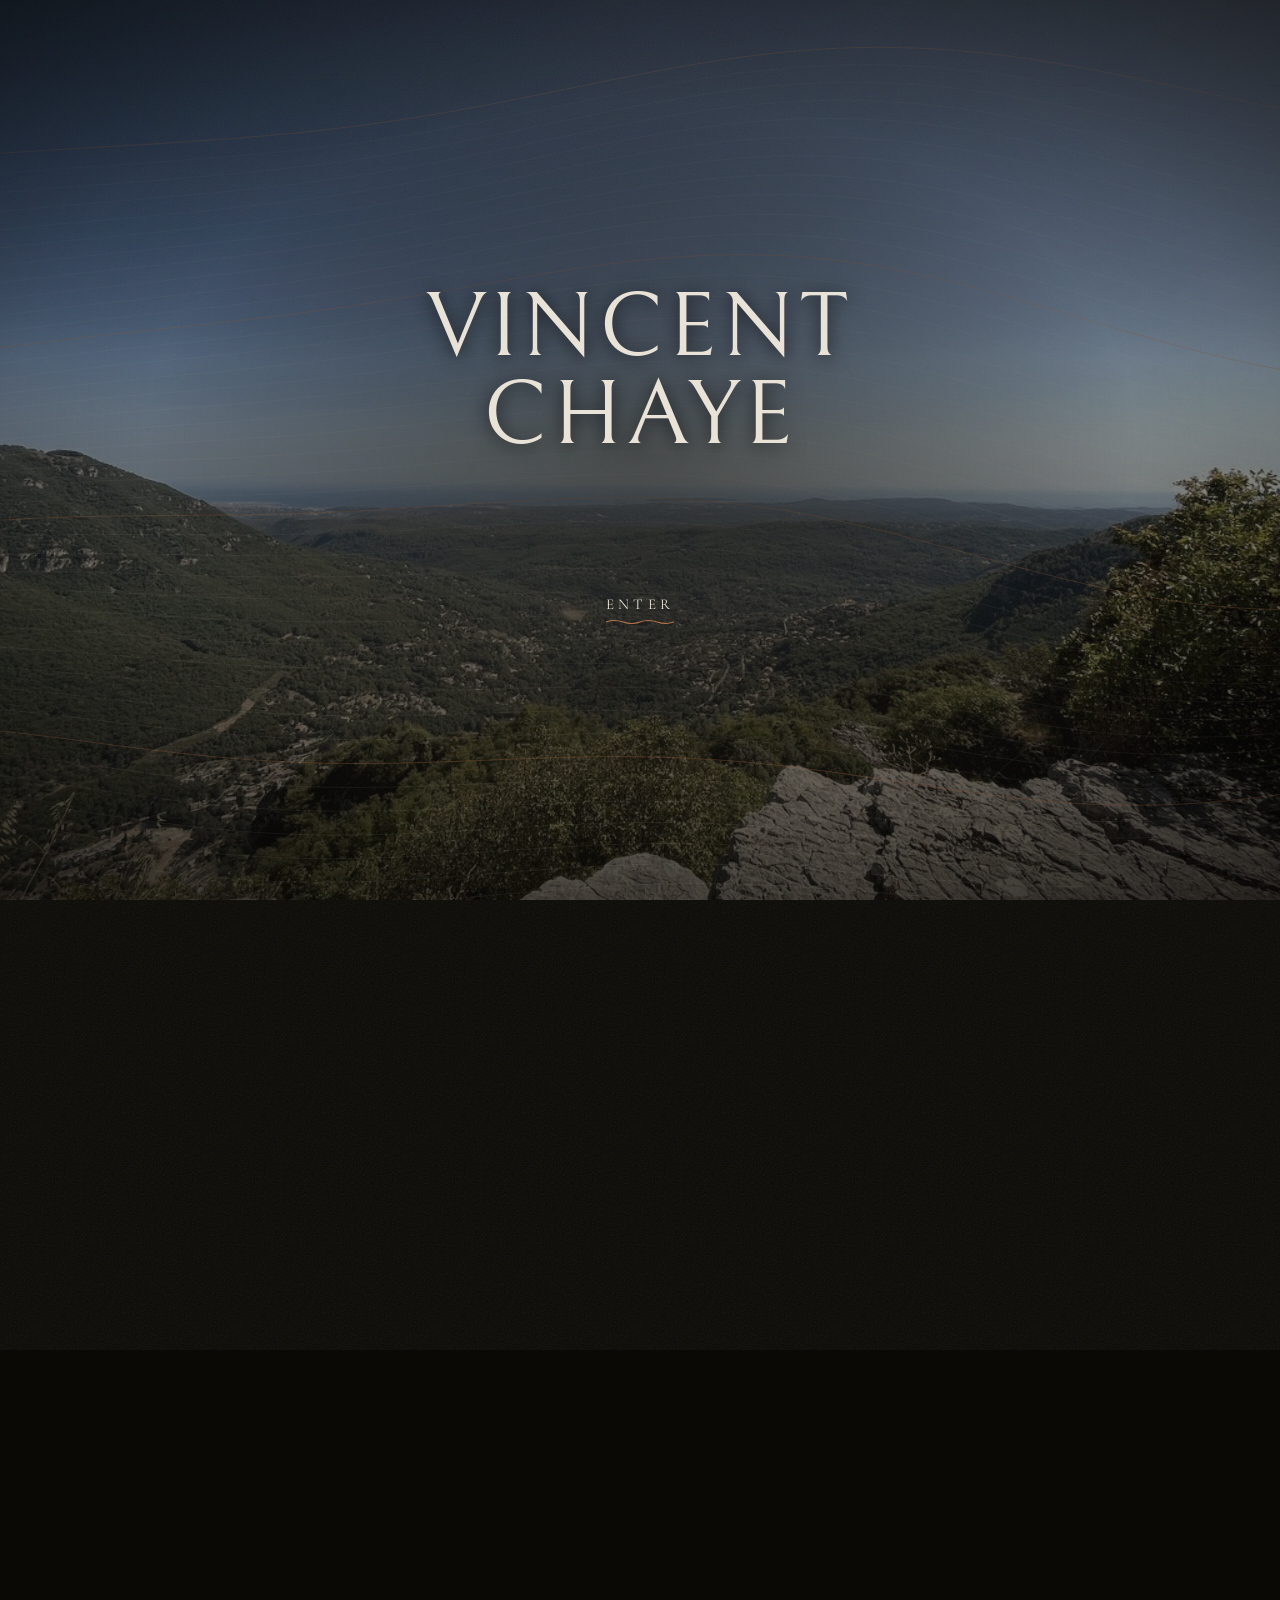
<file: index.html>
<!DOCTYPE html>
<html lang="fr" data-title-key="title.home">

<head>
	<meta charset="UTF-8">
	<meta name="viewport" content="width=device-width, initial-scale=1">
	<title>Vincent Chaye — Élève-ingénieur cybersécurité</title>
	<meta name="description" content="Portfolio de Vincent Chaye, élève-ingénieur en cybersécurité à l'ESIEA et alternant chez Thales Alenia Space.">
	<link rel="preconnect" href="https://fonts.googleapis.com">
	<link rel="preconnect" href="https://fonts.gstatic.com" crossorigin>
	<link href="https://fonts.googleapis.com/css2?family=Bellefair&family=Cormorant+Garamond:ital,wght@0,400;0,500;1,400;1,500&display=swap" rel="stylesheet">
	<link rel="stylesheet" href="style.css">
</head>

<body class="is-locked">
	<div class="bg-photo" aria-hidden="true"></div>
	<canvas id="bg-canvas" aria-hidden="true"></canvas>
	<div class="grain" aria-hidden="true"></div>

	<!-- Écran d'intro -->
	<div class="intro" id="intro">
		<div class="intro-inner">
			<h1 class="intro-title">Vincent<br>Chaye</h1>
			<button class="enter-btn" id="enter-btn" type="button" data-i18n="intro.enter">Entrer</button>
		</div>
	</div>

	<header class="topbar">
		<button class="round-btn" id="mobile-menu" type="button" data-i18n-attr="aria-label:aria.menu" aria-label="Menu" aria-expanded="false"><svg viewBox="0 0 24 24" width="20" height="20" fill="none" stroke="currentColor" stroke-width="1.4" stroke-linecap="round"><path d="M4 7h16M4 12h16M4 17h16" /></svg></button>
		<a class="brand" href="index.html">VINCENT CHAYE</a>
		<div class="topbar-right">
			<div class="lang">
				<button class="round-btn lang-btn" id="lang-btn" type="button" aria-haspopup="true" aria-expanded="false" data-i18n-attr="aria-label:aria.lang" aria-label="Choisir la langue"><span id="lang-code">FR</span></button>
				<ul class="lang-menu" id="lang-menu">
					<li><button type="button" data-lang="fr">Français</button></li>
					<li><button type="button" data-lang="en">English</button></li>
					<li><button type="button" data-lang="es">Español</button></li>
				</ul>
			</div>
			<a class="round-btn" data-cv="public/download/" href="public/download/CV-VincentChaye-2026.pdf" data-i18n-attr="aria-label:aria.cv;title:aria.cv" aria-label="Télécharger le CV" title="CV"><svg viewBox="0 0 24 24" width="18" height="18" fill="none" stroke="currentColor" stroke-width="1.4"><path d="M12 4v11m0 0l-4-4m4 4l4-4M5 20h14" /></svg></a>
		</div>
		<nav class="nav-panel" id="nav-panel">
			<ul class="nav-list">
				<li><a href="#hero" data-i18n="nav.home">Accueil</a></li>
				<li><a href="#apropos" data-i18n="nav.about">À propos</a></li>
				<li><a href="#experiences" data-i18n="nav.exp">Expériences</a></li>
				<li><a href="#projets" data-i18n="nav.projects">Projets</a></li>
				<li><a href="#formation" data-i18n="nav.edu">Formation</a></li>
				<li><a href="#competences" data-i18n="nav.skills">Compétences</a></li>
				<li><a href="public/html/learn.html" data-i18n="nav.learn">Apprentissage</a></li>
				<li><a href="https://vincentchaye.github.io/ZoneDeGrimpe/" data-i18n="nav.climb">Escalade</a></li>
			</ul>
		</nav>
	</header>

	<main>
		<section class="hero" id="hero">
			<p class="chapter reveal" data-i18n="chapter.1">Chapitre un</p>
			<h2 class="display reveal">
				<em>Vincent</em>
				<span>CHAYE</span>
			</h2>
			<p class="subtitle reveal" data-i18n-html="hero.subtitle">Élève-ingénieur cybersécurité · ESIEA<br>Alternant chez Thales Alenia Space</p>
			<a class="text-link reveal" data-cv="public/download/" href="public/download/CV-VincentChaye-2026.pdf" data-i18n="hero.cv">Télécharger le CV</a>
			<div class="scroll-hint reveal" aria-hidden="true"><span></span></div>
		</section>

		<section class="about" id="apropos">
			<p class="chapter reveal" data-i18n="chapter.2">Chapitre deux</p>
			<h2 class="display small reveal"><em data-i18n="about.em">À</em><span data-i18n="about.span">PROPOS</span></h2>
			<p class="lead reveal" data-i18n="about.p1">Élève-ingénieur en cybersécurité à l'ESIEA (2026-2029) et alternant chez Thales Alenia Space, je suis passionné par les réseaux et par la cybersécurité, côté Blue Team comme Red Team, avec un fort appétit pour la gouvernance.</p>
			<p class="lead reveal" data-i18n="about.p2">Je m'entraîne sur Root-Me, Hack The Box et pwn.college, je suis membre du Sophia-Hack-Lab, et je prépare la certification Cisco CCST Cybersecurity.</p>
			<ul class="facts reveal">
				<li><b data-i18n="facts.lang">Langues</b><span data-i18n="facts.lang.v">Anglais (B2) · Allemand (A1)</span></li>
				<li class="sport"><b data-i18n="facts.sport">Sport</b><span data-i18n="facts.sport.v">Escalade · Échecs · Ninja Warrior</span>
					<div class="video">
						<div class="video-frame">
							<iframe src="https://www.youtube-nocookie.com/embed/ppn174YfIXE" title="Ninja Warrior : ma participation" data-i18n-attr="title:video.title" loading="lazy"
								allow="accelerometer; encrypted-media; gyroscope; picture-in-picture; fullscreen" allowfullscreen referrerpolicy="strict-origin-when-cross-origin"></iframe>
						</div>
						<p class="video-caption" data-i18n="video.caption">Ma participation à Ninja Warrior · 2025</p>
					</div>
				</li>
				<li><b data-i18n="facts.creative">Créatif</b><span data-i18n="facts.creative.v">Trompette · Pâtisserie</span></li>
				<li><b data-i18n="facts.diplomas">Diplômes</b><span data-i18n="facts.diplomas.v">BAFA · Initiateur SAE · PSC1 · Permis B</span></li>
			</ul>
		</section>

		<section class="experiences" id="experiences">
			<p class="chapter reveal" data-i18n="chapter.3">Chapitre trois</p>
			<h2 class="display small reveal"><em data-i18n="exp.em">Les</em><span data-i18n="exp.span">EXPÉRIENCES</span></h2>
			<ul id="experience-list"></ul>
		</section>

		<section class="projects" id="projets">
			<p class="chapter reveal" data-i18n="chapter.4">Chapitre quatre</p>
			<h2 class="display small reveal"><em data-i18n="proj.em">Les</em><span data-i18n="proj.span">PROJETS</span></h2>
			<ul id="project-list"></ul>
			<a class="text-link reveal" href="https://github.com/VincentChaye?tab=repositories" target="_blank" rel="noopener" data-i18n="proj.all">Tous mes projets sur GitHub</a>
		</section>

		<section class="formation" id="formation">
			<p class="chapter reveal" data-i18n="chapter.5">Chapitre cinq</p>
			<h2 class="display small reveal"><em data-i18n="edu.em">La</em><span data-i18n="edu.span">FORMATION</span></h2>
			<ul class="timeline reveal">
				<li><span class="when">2026 – 2029</span><b>ESIEA</b><i data-i18n="edu.esiea">Diplôme d'ingénieur, spécialité cybersécurité (alternance)</i></li>
				<li><span class="when">2023 – 2026</span><b>IUT Nice-Sophia Antipolis</b><i data-i18n="edu.but">BUT Informatique, réalisation d'applications (alternance)</i></li>
				<li><span class="when">2019 – 2023</span><b>Lycée Léonce Vieljeux, La Rochelle</b><i data-i18n="edu.lycee">Baccalauréat général, mention Bien (Maths, NSI, Maths expertes)</i></li>
			</ul>
		</section>

		<section class="skills" id="competences">
			<p class="chapter reveal" data-i18n="chapter.6">Chapitre six</p>
			<h2 class="display small reveal"><em data-i18n="skills.em">Les</em><span data-i18n="skills.span">COMPÉTENCES</span></h2>
			<div class="skill-grid reveal">
				<div><h3 data-i18n="skills.def.h">Défense &amp; analyse</h3><p data-i18n="skills.def.p">Wireshark · Cisco Packet Tracer · Bases SIEM / SOC · Threat intelligence · OSINT · Linux (hardening) · Windows</p></div>
				<div><h3 data-i18n="skills.off.h">Audit &amp; offensif</h3><p data-i18n="skills.off.p">Utilisation courante de Kali Linux Purple avec son jeu d'outils complet, en particulier pour l'audit de points d'accès sans fil (Wi-Fi) · Nmap · Burp Suite · Hydra · Hashcat · John the Ripper · x64dbg · IDA</p></div>
				<div><h3 data-i18n="skills.dev.h">Développement</h3><p data-i18n="skills.dev.p">Python · Bash · Rust · C/C++ · Assembleur x86 · JavaScript (React, Express, Vue) · TypeScript · HTML/CSS</p></div>
				<div><h3 data-i18n="skills.sec.h">DevSecOps &amp; IA</h3><p data-i18n="skills.sec.p">CI/CD · Docker · Pipelines RAG (LangChain, Ollama)</p></div>
			</div>
			<p class="chapter reveal certs" data-i18n="skills.certs">Certifications Cisco : Networking Basics · Networking Devices and Initial Configuration · Endpoint Security · CCST Cybersecurity (en cours)</p>
		</section>

		<section class="contact" id="contact">
			<p class="chapter reveal" data-i18n="chapter.7">Chapitre sept</p>
			<h2 class="display small reveal"><em data-i18n="contact.em">Me</em><span data-i18n="contact.span">CONTACTER</span></h2>
			<ul class="contact-list reveal">
				<li class="icon mail" role="button" tabindex="0" onclick="copyToClipboard('vincent.chaye@icloud.com', this)">
					<span class="tooltip" data-i18n="tip.mail">Mail</span>
					<svg viewBox="0 0 24 24" fill="currentColor"><path d="M21.4 6.6l-9.4 7.5L2.6 6.6C2.2 6.3 2 5.8 2 5.3V4.5C2 3.7 2.7 3 3.5 3h17c.8 0 1.5.7 1.5 1.5v.8c0 .5-.2 1-.6 1.3zM22 8.2l-10 8.1-10-8.1V18c0 .8.7 1.5 1.5 1.5h17c.8 0 1.5-.7 1.5-1.5V8.2z" /></svg>
				</li>
				<li class="icon linkedin" role="button" tabindex="0" onclick="window.open('https://www.linkedin.com/in/vincentchayé', '_blank')">
					<span class="tooltip">LinkedIn</span>
					<svg viewBox="0 0 448 512" fill="currentColor"><path d="M100.28 448H7.4V148.9h92.88zm-46.44-340.2c-29.64 0-53.6-24-53.6-53.6S24.2 0 53.64 0s53.6 24 53.6 53.6-23.96 54.2-53.6 54.2zM447.9 448h-92.68V302.4c0-34.7-.7-79.2-48.3-79.2-48.3 0-55.7 37.7-55.7 76.6V448h-92.78V148.9h89.16v40.8h1.3c12.4-23.4 42.6-48.3 87.7-48.3 93.8 0 111.1 61.7 111.1 141.9V448z" /></svg>
				</li>
				<li class="icon github" role="button" tabindex="0" onclick="window.open('https://github.com/VincentChaye', '_blank')">
					<span class="tooltip">GitHub</span>
					<svg viewBox="0 0 16 16" fill="currentColor"><path fill-rule="evenodd" d="M8 0C3.58 0 0 3.58 0 8a8 8 0 0 0 5.47 7.59c.4.07.55-.17.55-.38 0-.19-.01-.82-.01-1.49-2 .37-2.53-.49-2.69-.94-.09-.23-.48-.94-.82-1.13-.28-.15-.68-.52-.01-.53.63-.01 1.08.58 1.23.82.72 1.21 1.87.87 2.33.66.07-.52.28-.87.51-1.07-1.78-.2-3.64-.89-3.64-3.95 0-.87.31-1.59.82-2.15-.08-.2-.36-1.01.08-2.11 0 0 .67-.21 2.2.82a7.65 7.65 0 0 1 2-.27c.68 0 1.36.09 2 .27 1.53-1.04 2.2-.82 2.2-.82.44 1.1.16 1.91.08 2.11.51.56.82 1.27.82 2.15 0 3.07-1.87 3.75-3.65 3.95.29.25.54.73.54 1.48 0 1.07-.01 1.93-.01 2.2 0 .21.15.46.55.38A8.001 8.001 0 0 0 16 8c0-4.42-3.58-8-8-8z" /></svg>
				</li>
				<li class="icon instagram" role="button" tabindex="0" onclick="window.open('https://www.instagram.com/vincent.chaye/', '_blank')">
					<span class="tooltip">Instagram</span>
					<svg viewBox="0 0 16 16" fill="currentColor"><path d="M8 0C5.829 0 5.556.01 4.703.048 3.85.088 3.269.222 2.76.42a3.917 3.917 0 0 0-1.417.923A3.927 3.927 0 0 0 .42 2.76C.222 3.268.087 3.85.048 4.7.01 5.555 0 5.827 0 8.001c0 2.172.01 2.444.048 3.297.04.852.174 1.433.372 1.942.205.526.478.972.923 1.417.444.445.89.719 1.416.923.51.198 1.09.333 1.942.372C5.555 15.99 5.827 16 8 16s2.444-.01 3.298-.048c.851-.04 1.434-.174 1.943-.372a3.916 3.916 0 0 0 1.416-.923c.445-.445.718-.891.923-1.417.197-.509.332-1.09.372-1.942C15.99 10.445 16 10.173 16 8s-.01-2.445-.048-3.299c-.04-.851-.175-1.433-.372-1.941a3.926 3.926 0 0 0-.923-1.417A3.911 3.911 0 0 0 13.24.42c-.51-.198-1.092-.333-1.943-.372C10.443.01 10.172 0 7.998 0h.003zm-.717 1.442h.718c2.136 0 2.389.007 3.232.046.78.035 1.204.166 1.486.275.373.145.64.319.92.599.28.28.453.546.598.92.11.281.24.705.275 1.485.039.843.047 1.096.047 3.231s-.008 2.389-.047 3.232c-.035.78-.166 1.203-.275 1.485a2.47 2.47 0 0 1-.599.919c-.28.28-.546.453-.92.598-.28.11-.704.24-1.485.276-.843.038-1.096.047-3.232.047s-2.39-.009-3.233-.047c-.78-.036-1.203-.166-1.485-.276a2.478 2.478 0 0 1-.92-.598 2.48 2.48 0 0 1-.6-.92c-.109-.281-.24-.705-.275-1.485-.038-.843-.046-1.096-.046-3.233 0-2.136.008-2.388.046-3.231.036-.78.166-1.204.276-1.486.145-.373.319-.64.599-.92.28-.28.546-.453.92-.598.282-.11.705-.24 1.485-.276.738-.034 1.024-.044 2.515-.045v.002zm4.988 1.328a.96.96 0 1 0 0 1.92.96.96 0 0 0 0-1.92zm-4.27 1.122a4.109 4.109 0 1 0 0 8.217 4.109 4.109 0 0 0 0-8.217zm0 1.441a2.667 2.667 0 1 1 0 5.334 2.667 2.667 0 0 1 0-5.334z" /></svg>
				</li>
			</ul>
		</section>
	</main>

	<footer>
		<p>&copy; 2026 Vincent Chaye</p>
	</footer>

	<script src="i18n.js"></script>
	<script src="script.js"></script>
	<script src="home.js"></script>
	<script src="water.js"></script>
</body>

</html>
</file>
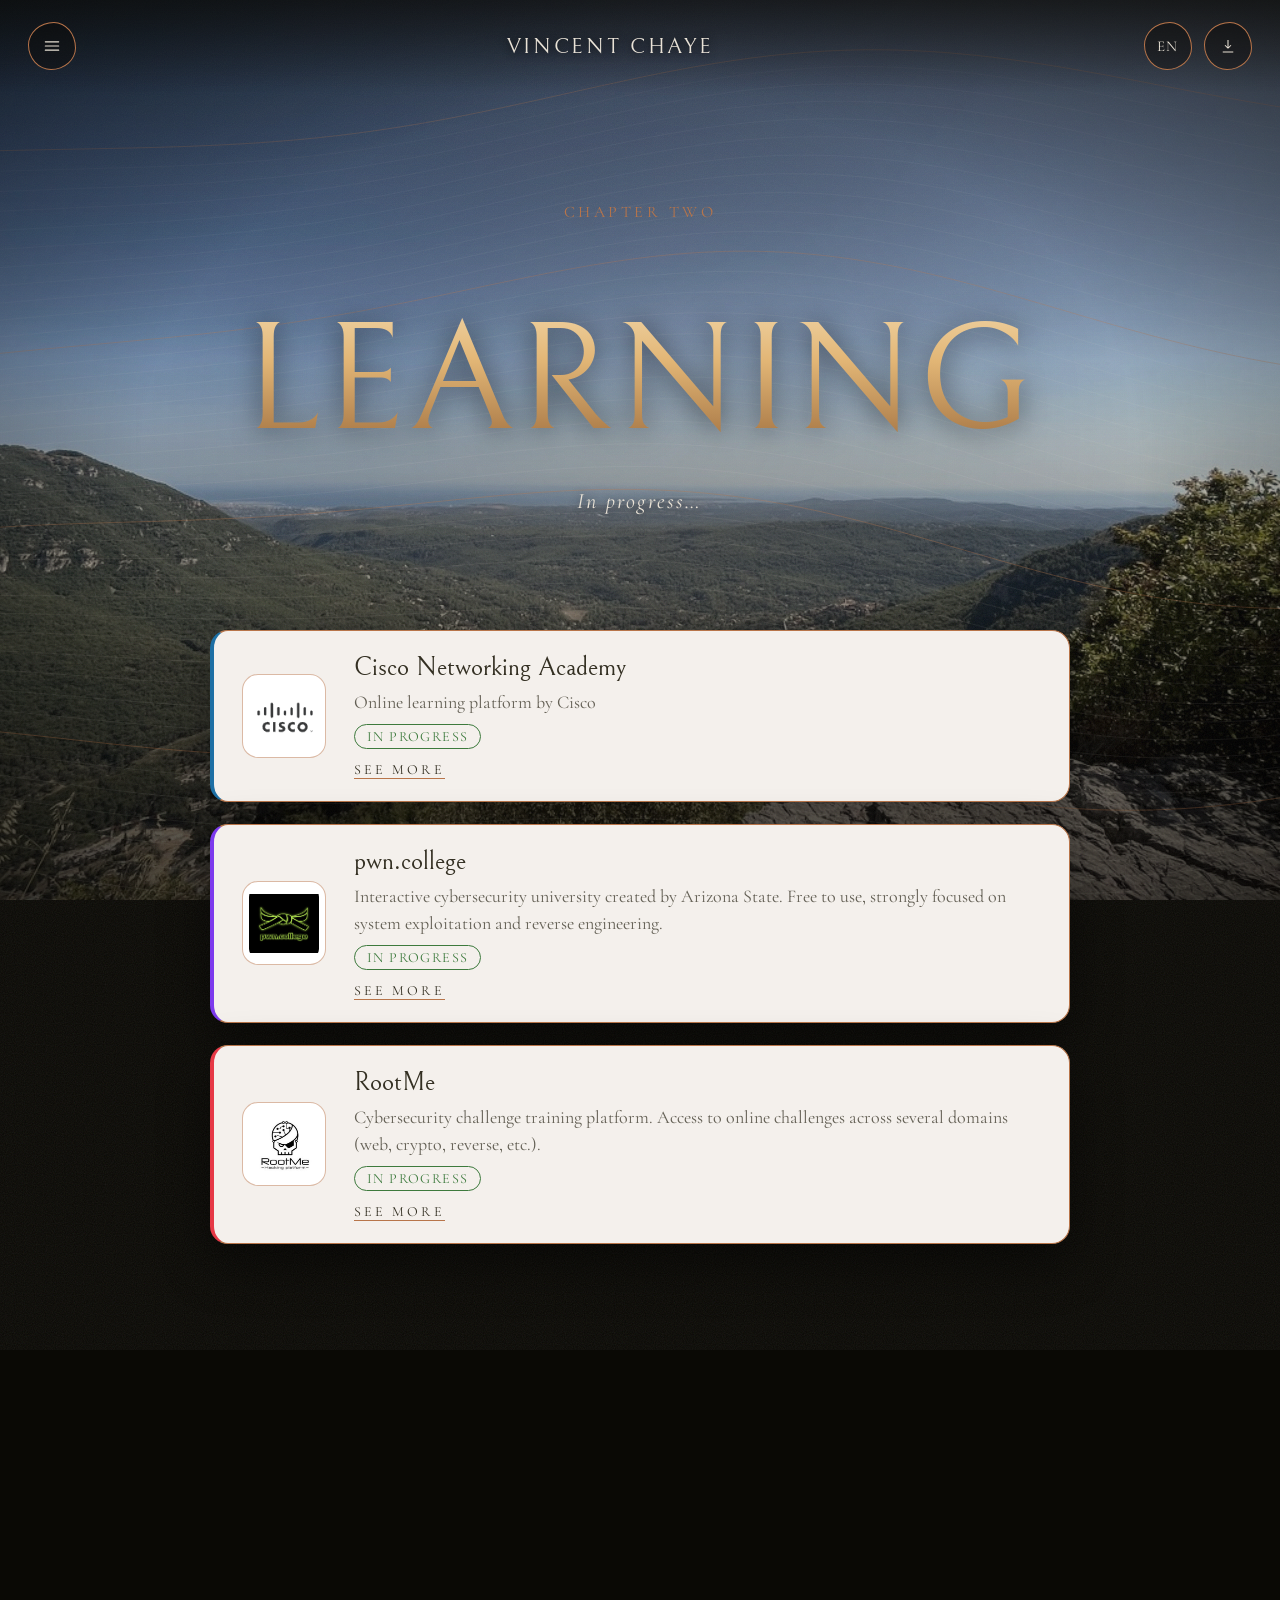
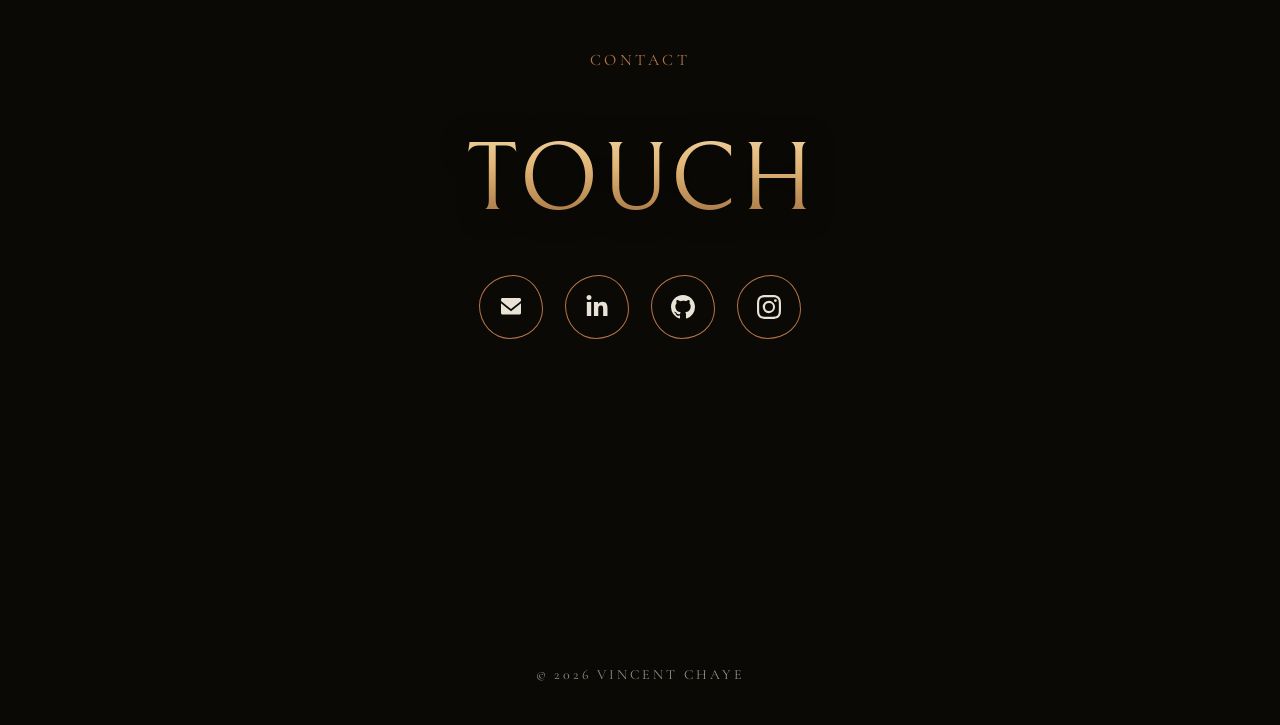
<file: public/html/learn.html>
<!DOCTYPE html>
<html lang="fr" data-title-key="title.learn">

<head>
	<meta charset="UTF-8">
	<meta name="viewport" content="width=device-width, initial-scale=1">
	<title>Apprentissage — Vincent Chaye</title>
	<link rel="preconnect" href="https://fonts.googleapis.com">
	<link rel="preconnect" href="https://fonts.gstatic.com" crossorigin>
	<link href="https://fonts.googleapis.com/css2?family=Bellefair&family=Cormorant+Garamond:ital,wght@0,400;0,500;1,400;1,500&display=swap" rel="stylesheet">
	<link rel="stylesheet" href="../../style.css">
	<link rel="stylesheet" href="../css/learn.css">
</head>

<body>
	<div class="bg-photo" aria-hidden="true"></div>
	<canvas id="bg-canvas" aria-hidden="true"></canvas>
	<div class="grain" aria-hidden="true"></div>

	<header class="topbar">
		<button class="round-btn" id="mobile-menu" type="button" data-i18n-attr="aria-label:aria.menu" aria-label="Menu" aria-expanded="false"><svg viewBox="0 0 24 24" width="20" height="20" fill="none" stroke="currentColor" stroke-width="1.4" stroke-linecap="round"><path d="M4 7h16M4 12h16M4 17h16" /></svg></button>
		<a class="brand" href="../../index.html">VINCENT CHAYE</a>
		<div class="topbar-right">
			<div class="lang">
				<button class="round-btn lang-btn" id="lang-btn" type="button" aria-haspopup="true" aria-expanded="false" data-i18n-attr="aria-label:aria.lang" aria-label="Choisir la langue"><span id="lang-code">FR</span></button>
				<ul class="lang-menu" id="lang-menu">
					<li><button type="button" data-lang="fr">Français</button></li>
					<li><button type="button" data-lang="en">English</button></li>
					<li><button type="button" data-lang="es">Español</button></li>
				</ul>
			</div>
			<a class="round-btn" data-cv="../download/" href="../download/CV-VincentChaye-2026.pdf" data-i18n-attr="aria-label:aria.cv;title:aria.cv" aria-label="Télécharger le CV" title="CV"><svg viewBox="0 0 24 24" width="18" height="18" fill="none" stroke="currentColor" stroke-width="1.4"><path d="M12 4v11m0 0l-4-4m4 4l4-4M5 20h14" /></svg></a>
		</div>
		<nav class="nav-panel" id="nav-panel">
			<ul class="nav-list">
				<li><a href="../../index.html" data-i18n="nav.home">Accueil</a></li>
				<li><a href="learn.html" data-i18n="nav.learn">Apprentissage</a></li>
				<li><a href="https://vincentchaye.github.io/ZoneDeGrimpe/" data-i18n="nav.climb">Escalade</a></li>
			</ul>
		</nav>
	</header>

	<main>
		<section class="hero short">
			<p class="chapter reveal" data-i18n="chapter.2">Chapitre deux</p>
			<h2 class="display reveal"><em data-i18n="learn.em">L'</em><span data-i18n="learn.span">APPRENTISSAGE</span></h2>
			<p class="subtitle reveal" data-i18n="learn.subtitle">En cours…</p>
		</section>

		<section class="experiences learn" id="learn">
			<ul id="learn-list"></ul>
		</section>

		<section class="contact" id="contact">
			<p class="chapter reveal" data-i18n="chapter.contact">Contact</p>
			<h2 class="display small reveal"><em data-i18n="contact.em">Me</em><span data-i18n="contact.span">CONTACTER</span></h2>
			<ul class="contact-list reveal">
				<li class="icon mail" role="button" tabindex="0" onclick="copyToClipboard('vincent.chaye@icloud.com', this)">
					<span class="tooltip" data-i18n="tip.mail">Mail</span>
					<svg viewBox="0 0 24 24" fill="currentColor"><path d="M21.4 6.6l-9.4 7.5L2.6 6.6C2.2 6.3 2 5.8 2 5.3V4.5C2 3.7 2.7 3 3.5 3h17c.8 0 1.5.7 1.5 1.5v.8c0 .5-.2 1-.6 1.3zM22 8.2l-10 8.1-10-8.1V18c0 .8.7 1.5 1.5 1.5h17c.8 0 1.5-.7 1.5-1.5V8.2z" /></svg>
				</li>
				<li class="icon linkedin" role="button" tabindex="0" onclick="window.open('https://www.linkedin.com/in/vincentchayé', '_blank')">
					<span class="tooltip">LinkedIn</span>
					<svg viewBox="0 0 448 512" fill="currentColor"><path d="M100.28 448H7.4V148.9h92.88zm-46.44-340.2c-29.64 0-53.6-24-53.6-53.6S24.2 0 53.64 0s53.6 24 53.6 53.6-23.96 54.2-53.6 54.2zM447.9 448h-92.68V302.4c0-34.7-.7-79.2-48.3-79.2-48.3 0-55.7 37.7-55.7 76.6V448h-92.78V148.9h89.16v40.8h1.3c12.4-23.4 42.6-48.3 87.7-48.3 93.8 0 111.1 61.7 111.1 141.9V448z" /></svg>
				</li>
				<li class="icon github" role="button" tabindex="0" onclick="window.open('https://github.com/VincentChaye', '_blank')">
					<span class="tooltip">GitHub</span>
					<svg viewBox="0 0 16 16" fill="currentColor"><path fill-rule="evenodd" d="M8 0C3.58 0 0 3.58 0 8a8 8 0 0 0 5.47 7.59c.4.07.55-.17.55-.38 0-.19-.01-.82-.01-1.49-2 .37-2.53-.49-2.69-.94-.09-.23-.48-.94-.82-1.13-.28-.15-.68-.52-.01-.53.63-.01 1.08.58 1.23.82.72 1.21 1.87.87 2.33.66.07-.52.28-.87.51-1.07-1.78-.2-3.64-.89-3.64-3.95 0-.87.31-1.59.82-2.15-.08-.2-.36-1.01.08-2.11 0 0 .67-.21 2.2.82a7.65 7.65 0 0 1 2-.27c.68 0 1.36.09 2 .27 1.53-1.04 2.2-.82 2.2-.82.44 1.1.16 1.91.08 2.11.51.56.82 1.27.82 2.15 0 3.07-1.87 3.75-3.65 3.95.29.25.54.73.54 1.48 0 1.07-.01 1.93-.01 2.2 0 .21.15.46.55.38A8.001 8.001 0 0 0 16 8c0-4.42-3.58-8-8-8z" /></svg>
				</li>
				<li class="icon instagram" role="button" tabindex="0" onclick="window.open('https://www.instagram.com/vincent.chaye/', '_blank')">
					<span class="tooltip">Instagram</span>
					<svg viewBox="0 0 16 16" fill="currentColor"><path d="M8 0C5.829 0 5.556.01 4.703.048 3.85.088 3.269.222 2.76.42a3.917 3.917 0 0 0-1.417.923A3.927 3.927 0 0 0 .42 2.76C.222 3.268.087 3.85.048 4.7.01 5.555 0 5.827 0 8.001c0 2.172.01 2.444.048 3.297.04.852.174 1.433.372 1.942.205.526.478.972.923 1.417.444.445.89.719 1.416.923.51.198 1.09.333 1.942.372C5.555 15.99 5.827 16 8 16s2.444-.01 3.298-.048c.851-.04 1.434-.174 1.943-.372a3.916 3.916 0 0 0 1.416-.923c.445-.445.718-.891.923-1.417.197-.509.332-1.09.372-1.942C15.99 10.445 16 10.173 16 8s-.01-2.445-.048-3.299c-.04-.851-.175-1.433-.372-1.941a3.926 3.926 0 0 0-.923-1.417A3.911 3.911 0 0 0 13.24.42c-.51-.198-1.092-.333-1.943-.372C10.443.01 10.172 0 7.998 0h.003zm-.717 1.442h.718c2.136 0 2.389.007 3.232.046.78.035 1.204.166 1.486.275.373.145.64.319.92.599.28.28.453.546.598.92.11.281.24.705.275 1.485.039.843.047 1.096.047 3.231s-.008 2.389-.047 3.232c-.035.78-.166 1.203-.275 1.485a2.47 2.47 0 0 1-.599.919c-.28.28-.546.453-.92.598-.28.11-.704.24-1.485.276-.843.038-1.096.047-3.232.047s-2.39-.009-3.233-.047c-.78-.036-1.203-.166-1.485-.276a2.478 2.478 0 0 1-.92-.598 2.48 2.48 0 0 1-.6-.92c-.109-.281-.24-.705-.275-1.485-.038-.843-.046-1.096-.046-3.233 0-2.136.008-2.388.046-3.231.036-.78.166-1.204.276-1.486.145-.373.319-.64.599-.92.28-.28.546-.453.92-.598.282-.11.705-.24 1.485-.276.738-.034 1.024-.044 2.515-.045v.002zm4.988 1.328a.96.96 0 1 0 0 1.92.96.96 0 0 0 0-1.92zm-4.27 1.122a4.109 4.109 0 1 0 0 8.217 4.109 4.109 0 0 0 0-8.217zm0 1.441a2.667 2.667 0 1 1 0 5.334 2.667 2.667 0 0 1 0-5.334z" /></svg>
				</li>
			</ul>
		</section>
	</main>

	<footer>
		<p>&copy; 2026 Vincent Chaye</p>
	</footer>

	<script src="../../i18n.js"></script>
	<script src="../../script.js"></script>
	<script src="../../home.js"></script>
	<script src="../../water.js"></script>
</body>

</html>
</file>
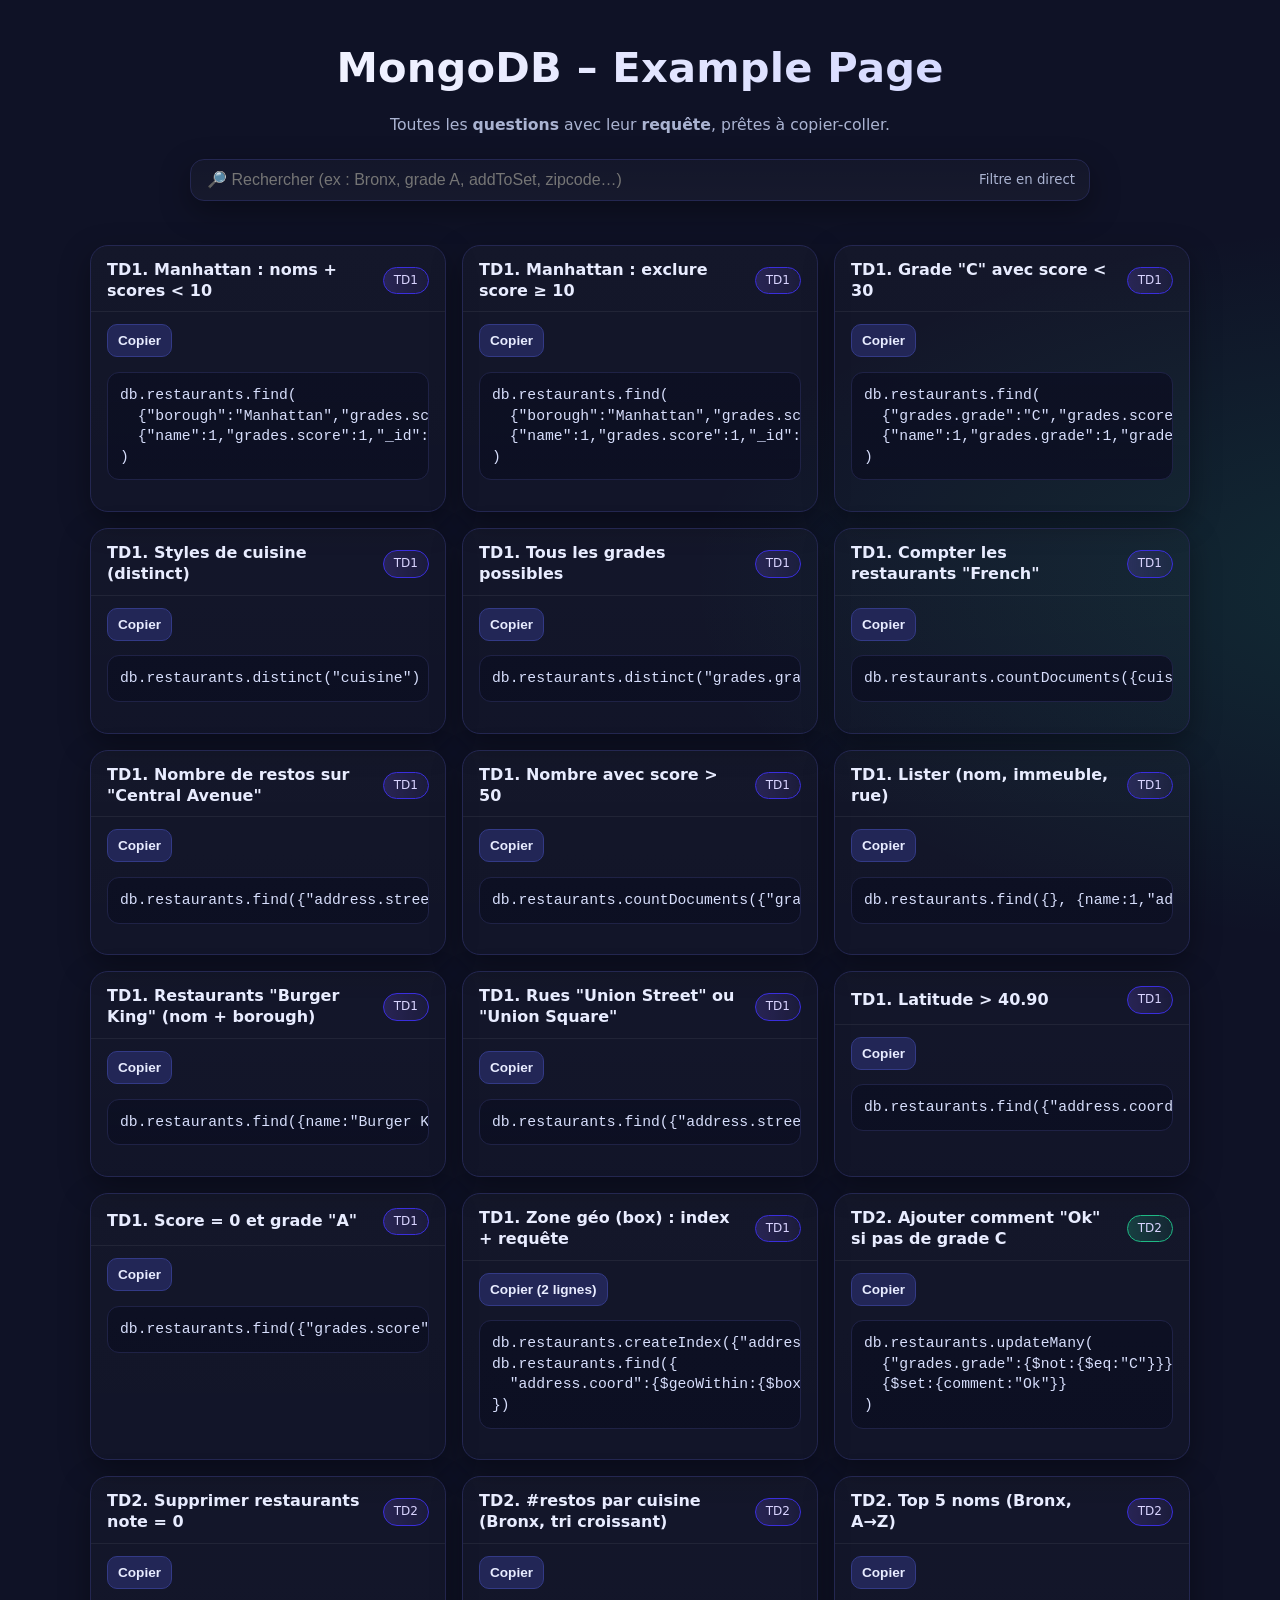
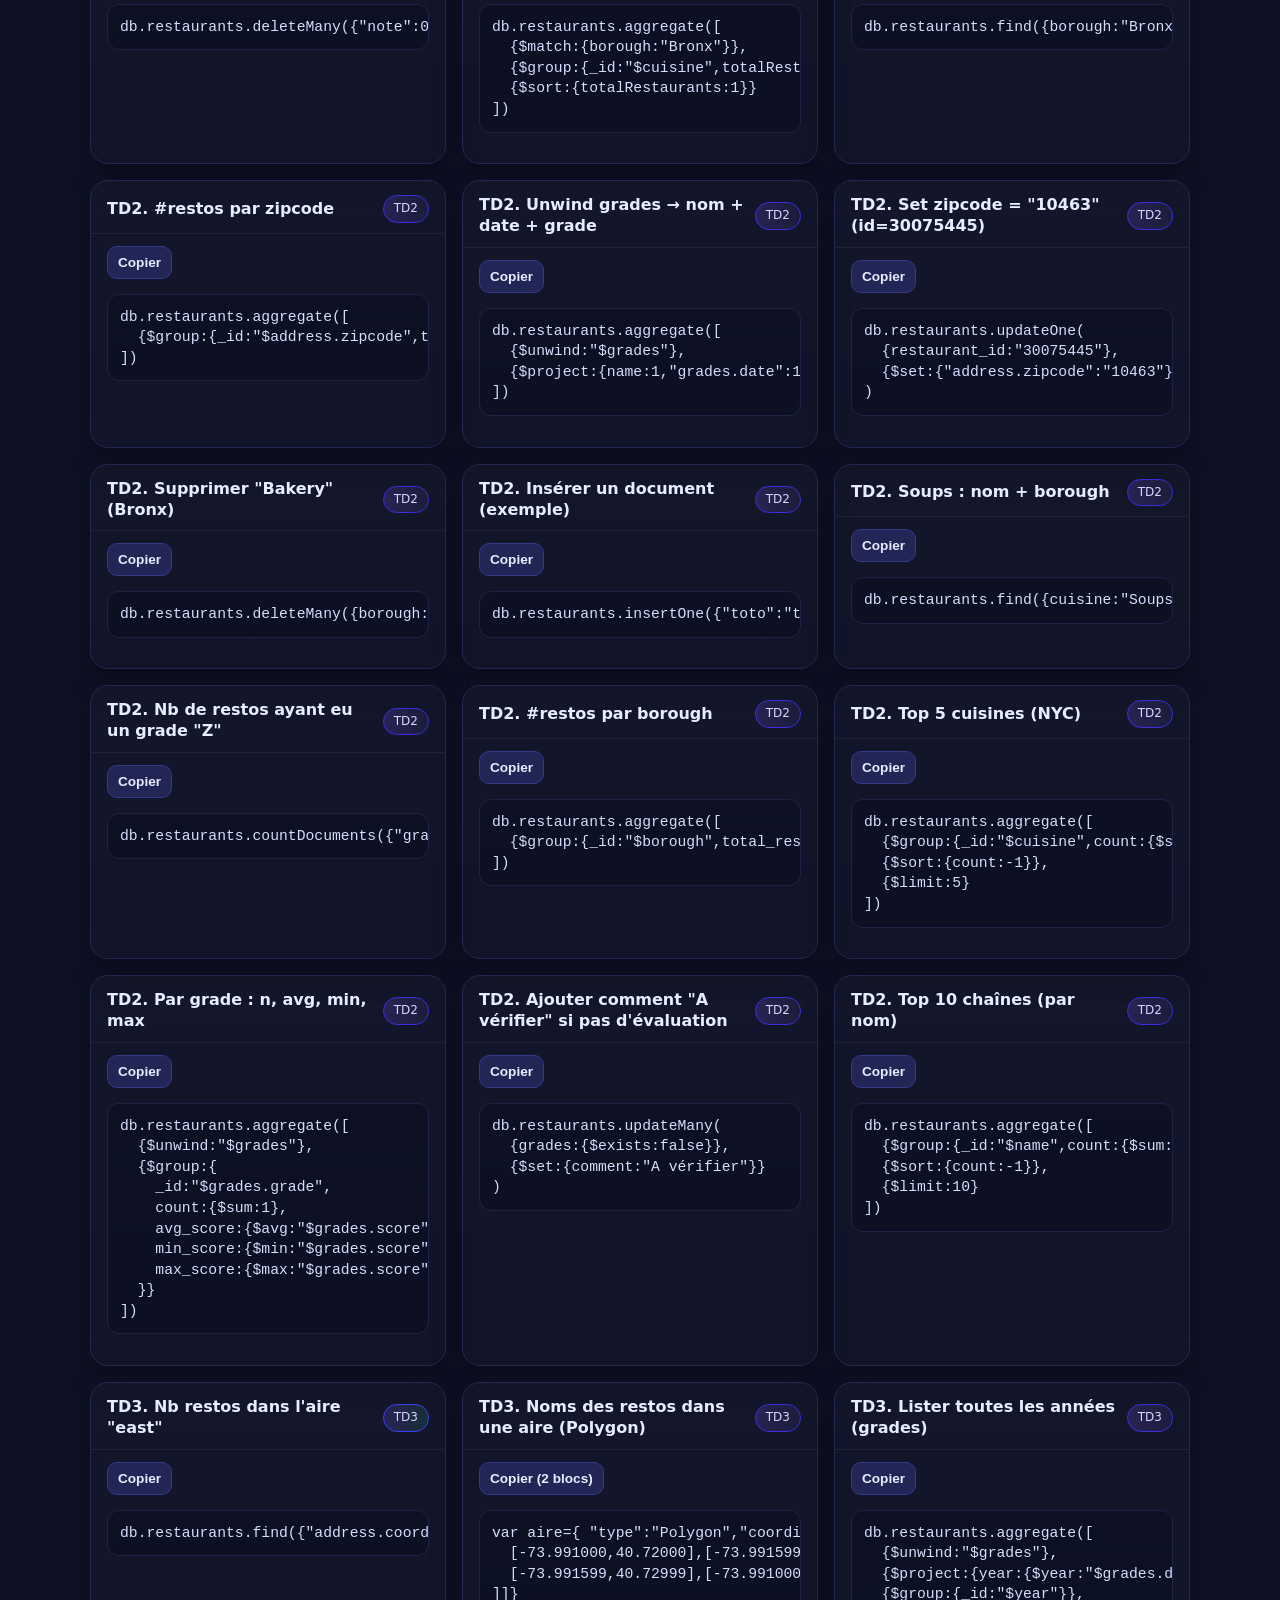
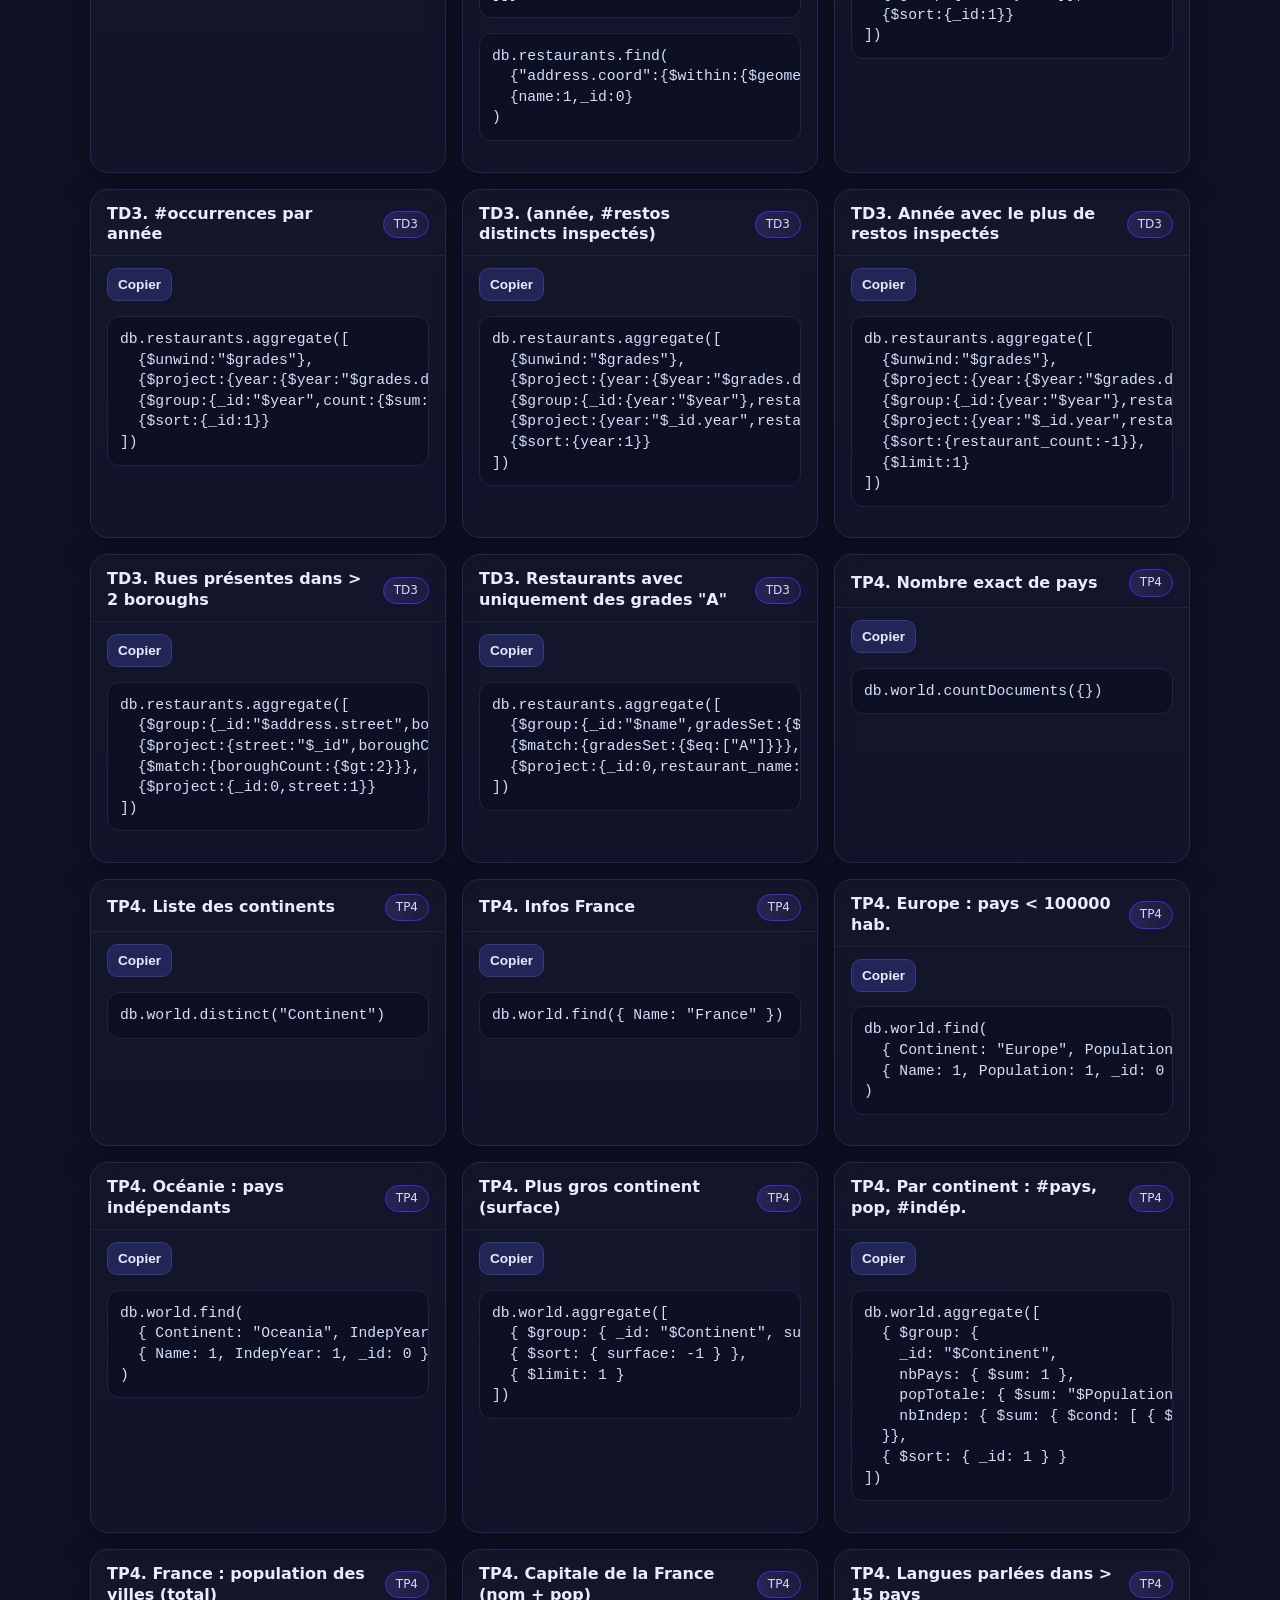
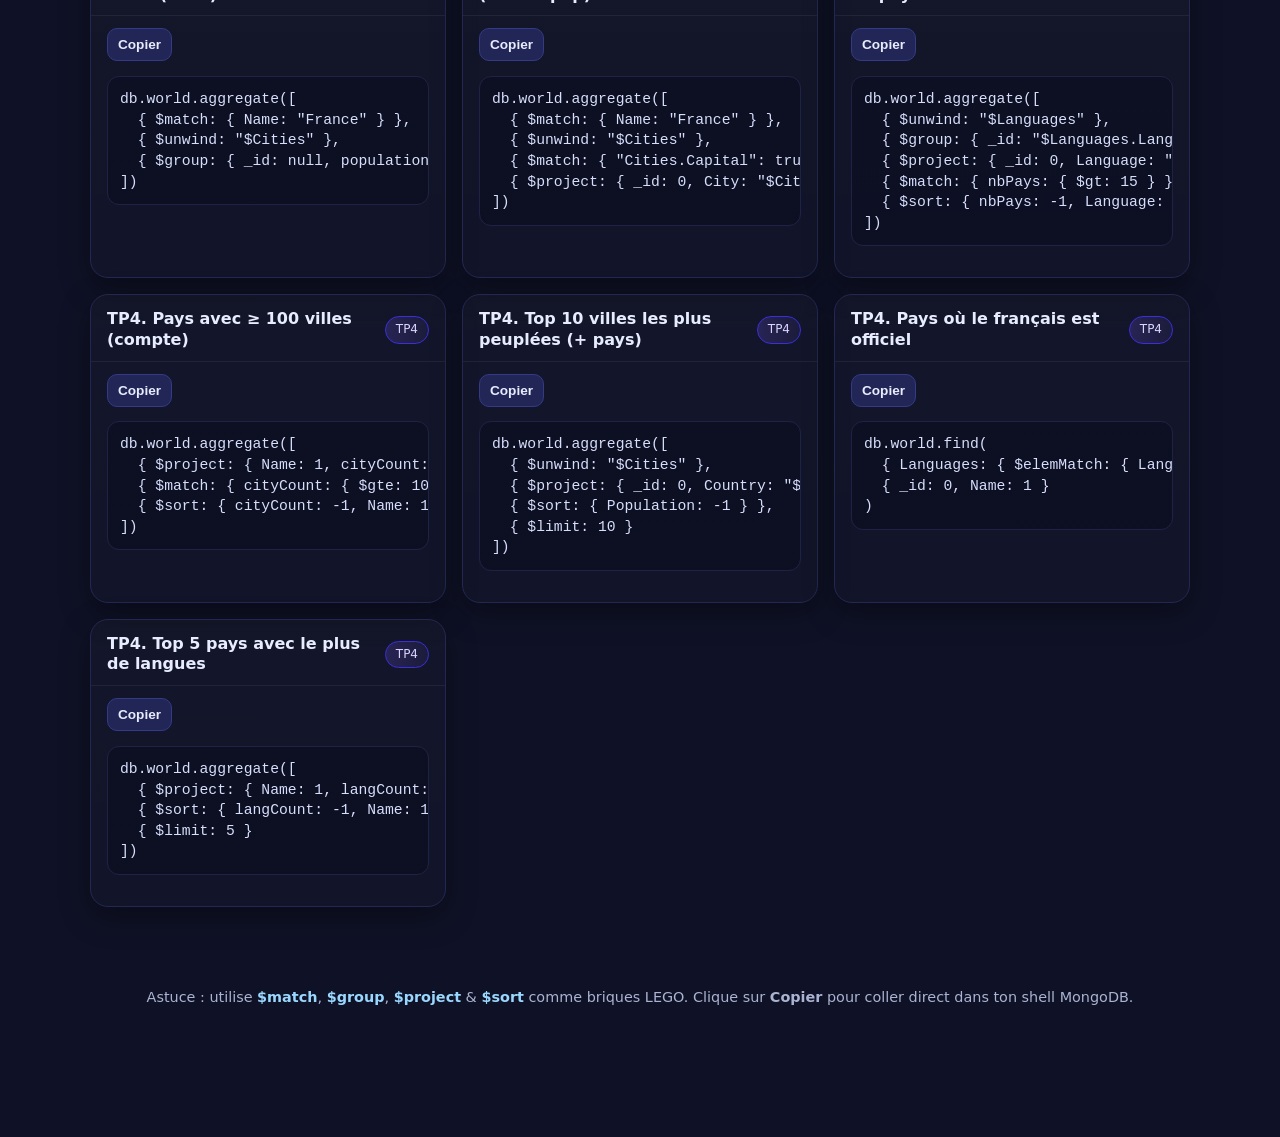
<file: public/html/mongo.html>
<!DOCTYPE html>
<html lang="fr">

<head>
	<meta charset="utf-8" />
	<meta name="viewport" content="width=device-width, initial-scale=1" />
	<title>MongoDB – Ressource Page</title>
	<style>
		:root {
			--bg: #0f1226;
			--card: #171a34;
			--muted: #aab3d1;
			--accent: #7c5cff;
			--accent-2: #26e0a0;
			--code: #0c0f22;
			--border: #242751;
			--shadow: 0 10px 30px rgba(0, 0, 0, .35);
			--radius: 18px;
		}

		* {
			box-sizing: border-box
		}

		body {
			margin: 0;
			font-family: ui-sans-serif, system-ui, -apple-system, Segoe UI, Roboto, "Helvetica Neue", Arial;
			color: #e8ecff;
			background:
				radial-gradient(1200px 600px at 10% -10%, rgba(124, 92, 255, .25), transparent 60%),
				radial-gradient(1200px 600px at 110% 10%, rgba(38, 224, 160, .12), transparent 60%),
				var(--bg);
			line-height: 1.45;
		}

		header {
			padding: 38px 20px 20px;
			text-align: center;
		}

		h1 {
			margin: 0 0 8px;
			font-size: clamp(1.5rem, 2.2vw + 1rem, 2.6rem);
			letter-spacing: .2px;
			font-weight: 800;
			background: linear-gradient(90deg, #fff, #c8cdff);
			-webkit-background-clip: text;
			background-clip: text;
			color: transparent;
		}

		.subtitle {
			color: var(--muted);
			font-size: .98rem;
		}

		.toolbar {
			margin: 22px auto 10px;
			display: flex;
			gap: 12px;
			justify-content: center;
			flex-wrap: wrap;
		}

		.search {
			width: min(900px, 92vw);
			display: flex;
			align-items: center;
			gap: 10px;
			background: linear-gradient(0deg, rgba(255, 255, 255, .03), rgba(255, 255, 255, .02));
			border: 1px solid var(--border);
			border-radius: 14px;
			padding: 10px 14px;
			box-shadow: var(--shadow);
		}

		.search input {
			flex: 1;
			background: transparent;
			border: none;
			outline: none;
			color: #e8ecff;
			font-size: 1rem;
		}

		.search small {
			color: var(--muted)
		}

		.container {
			width: min(1100px, 92vw);
			margin: 14px auto 80px;
			display: grid;
			grid-template-columns: repeat(auto-fill, minmax(320px, 1fr));
			gap: 16px;
		}

		.card {
			background: linear-gradient(180deg, rgba(255, 255, 255, .02), rgba(255, 255, 255, .01));
			border: 1px solid var(--border);
			border-radius: var(--radius);
			box-shadow: var(--shadow);
			overflow: hidden;
			display: flex;
			flex-direction: column;
			transition: transform .12s ease, box-shadow .12s ease, border-color .12s ease;
		}

		.card:hover {
			transform: translateY(-2px);
			border-color: #2f3380;
			box-shadow: 0 16px 34px rgba(10, 12, 30, .45);
		}

		.card-header {
			padding: 14px 16px 10px;
			border-bottom: 1px solid rgba(255, 255, 255, .06);
			display: flex;
			align-items: center;
			justify-content: space-between;
			gap: 10px;
		}

		.badge {
			font-size: .75rem;
			padding: 4px 10px;
			border-radius: 999px;
			background: linear-gradient(90deg, rgba(124, 92, 255, .2), rgba(124, 92, 255, .08));
			border: 1px solid #3a2edd;
			color: #d9d4ff;
			white-space: nowrap;
		}

		.title {
			font-size: 1rem;
			font-weight: 700;
			line-height: 1.3;
		}

		.card-body {
			padding: 12px 16px 16px;
		}

		pre {
			background: linear-gradient(180deg, rgba(12, 15, 34, .85), rgba(12, 15, 34, .9));
			border: 1px solid #1f2246;
			color: #d7defc;
			padding: 12px 12px;
			border-radius: 12px;
			overflow: auto;
			font-size: .92rem;
			line-height: 1.4;
			position: relative;
		}

		code {
			font-family: ui-monospace, SFMono-Regular, Menlo, Consolas, "Liberation Mono", monospace;
		}

		.actions {
			display: flex;
			gap: 8px;
			align-items: center;
		}

		.btn {
			appearance: none;
			border: none;
			cursor: pointer;
			padding: 8px 10px;
			border-radius: 10px;
			background: #222656;
			color: #e8ecff;
			font-weight: 600;
			font-size: .85rem;
			border: 1px solid #333a86;
		}

		.btn:hover {
			filter: brightness(1.08)
		}

		.footer {
			width: min(1100px, 92vw);
			margin: 10px auto 40px;
			color: var(--muted);
			font-size: .9rem;
			text-align: center;
		}

		.k {
			color: #9ad7ff;
			font-weight: 600;
		}

		.hidden {
			display: none !important;
		}
	</style>
</head>

<body>
	<header>
		<h1>MongoDB – Example Page</h1>
		<p class="subtitle">Toutes les <strong>questions</strong> avec leur <strong>requête</strong>, prêtes à
			copier-coller.</p>
		<div class="toolbar">
			<div class="search">
				<input id="q" placeholder="🔎 Rechercher (ex : Bronx, grade A, addToSet, zipcode…)" />
				<small>Filtre en direct</small>
			</div>
		</div>
	</header>

	<main class="container" id="cards">
		<!-- ===== TD1 ===== -->
		<!-- 1 -->
		<article class="card" data-tags="td1 manhattan score lt 10">
			<div class="card-header">
				<div class="title">TD1. Manhattan : noms + scores &lt; 10</div>
				<span class="badge">TD1</span>
			</div>
			<div class="card-body">
				<div class="actions"><button class="btn copy">Copier</button></div>
				<pre><code>db.restaurants.find(
  {"borough":"Manhattan","grades.score":{$lt:10}},
  {"name":1,"grades.score":1,"_id":0}
)</code></pre>
			</div>
		</article>

		<!-- 2 -->
		<article class="card" data-tags="td1 manhattan pas score gte 10 not">
			<div class="card-header">
				<div class="title">TD1. Manhattan : exclure score ≥ 10</div><span class="badge">TD1</span>
			</div>
			<div class="card-body">
				<div class="actions"><button class="btn copy">Copier</button></div>
				<pre><code>db.restaurants.find(
  {"borough":"Manhattan","grades.score":{$lt:10,$not:{$gte:10}}},
  {"name":1,"grades.score":1,"_id":0}
)</code></pre>
			</div>
		</article>

		<!-- 3 -->
		<article class="card" data-tags="td1 grade c score lt 30">
			<div class="card-header">
				<div class="title">TD1. Grade "C" avec score &lt; 30</div><span class="badge">TD1</span>
			</div>
			<div class="card-body">
				<div class="actions"><button class="btn copy">Copier</button></div>
				<pre><code>db.restaurants.find(
  {"grades.grade":"C","grades.score":{$lt:30}},
  {"name":1,"grades.grade":1,"grades.score":1}
)</code></pre>
			</div>
		</article>

		<!-- 4 -->
		<article class="card" data-tags="td1 distinct cuisine">
			<div class="card-header">
				<div class="title">TD1. Styles de cuisine (distinct)</div><span class="badge">TD1</span>
			</div>
			<div class="card-body">
				<div class="actions"><button class="btn copy">Copier</button></div>
				<pre><code>db.restaurants.distinct("cuisine")</code></pre>
			</div>
		</article>

		<!-- 5 -->
		<article class="card" data-tags="td1 distinct grades">
			<div class="card-header">
				<div class="title">TD1. Tous les grades possibles</div><span class="badge">TD1</span>
			</div>
			<div class="card-body">
				<div class="actions"><button class="btn copy">Copier</button></div>
				<pre><code>db.restaurants.distinct("grades.grade")</code></pre>
			</div>
		</article>

		<!-- 6 -->
		<article class="card" data-tags="td1 count french">
			<div class="card-header">
				<div class="title">TD1. Compter les restaurants "French"</div><span class="badge">TD1</span>
			</div>
			<div class="card-body">
				<div class="actions"><button class="btn copy">Copier</button></div>
				<pre><code>db.restaurants.countDocuments({cuisine:"French"})</code></pre>
			</div>
		</article>

		<!-- 7 -->
		<article class="card" data-tags="td1 count central avenue">
			<div class="card-header">
				<div class="title">TD1. Nombre de restos sur "Central Avenue"</div><span class="badge">TD1</span>
			</div>
			<div class="card-body">
				<div class="actions"><button class="btn copy">Copier</button></div>
				<pre><code>db.restaurants.find({"address.street":"Central Avenue"}).count()</code></pre>
			</div>
		</article>

		<!-- 8 -->
		<article class="card" data-tags="td1 count score gt 50">
			<div class="card-header">
				<div class="title">TD1. Nombre avec score &gt; 50</div><span class="badge">TD1</span>
			</div>
			<div class="card-body">
				<div class="actions"><button class="btn copy">Copier</button></div>
				<pre><code>db.restaurants.countDocuments({"grades.score":{$gt:50}})</code></pre>
			</div>
		</article>

		<!-- 9 -->
		<article class="card" data-tags="td1 projection nom immeuble rue">
			<div class="card-header">
				<div class="title">TD1. Lister (nom, immeuble, rue)</div><span class="badge">TD1</span>
			</div>
			<div class="card-body">
				<div class="actions"><button class="btn copy">Copier</button></div>
				<pre><code>db.restaurants.find({}, {name:1,"address.building":1,"address.street":1,_id:0})</code></pre>
			</div>
		</article>

		<!-- 10 -->
		<article class="card" data-tags="td1 burger king borough">
			<div class="card-header">
				<div class="title">TD1. Restaurants "Burger King" (nom + borough)</div><span class="badge">TD1</span>
			</div>
			<div class="card-body">
				<div class="actions"><button class="btn copy">Copier</button></div>
				<pre><code>db.restaurants.find({name:"Burger King"},{name:1,borough:1,_id:0})</code></pre>
			</div>
		</article>

		<!-- 11 -->
		<article class="card" data-tags="td1 union street union square in or">
			<div class="card-header">
				<div class="title">TD1. Rues "Union Street" ou "Union Square"</div><span class="badge">TD1</span>
			</div>
			<div class="card-body">
				<div class="actions"><button class="btn copy">Copier</button></div>
				<pre><code>db.restaurants.find({"address.street":{$in:["Union Street","Union Square"]}})</code></pre>
			</div>
		</article>

		<!-- 12 -->
		<article class="card" data-tags="td1 latitude coord index">
			<div class="card-header">
				<div class="title">TD1. Latitude &gt; 40.90</div><span class="badge">TD1</span>
			</div>
			<div class="card-body">
				<div class="actions"><button class="btn copy">Copier</button></div>
				<pre><code>db.restaurants.find({"address.coord.1":{$gt:40.90}})</code></pre>
			</div>
		</article>

		<!-- 13 -->
		<article class="card" data-tags="td1 score 0 grade a">
			<div class="card-header">
				<div class="title">TD1. Score = 0 et grade "A"</div><span class="badge">TD1</span>
			</div>
			<div class="card-body">
				<div class="actions"><button class="btn copy">Copier</button></div>
				<pre><code>db.restaurants.find({"grades.score":0,"grades.grade":"A"})</code></pre>
			</div>
		</article>

		<!-- 14 -->
		<article class="card" data-tags="td1 geoWithin box 2dsphere index">
			<div class="card-header">
				<div class="title">TD1. Zone géo (box) : index + requête</div><span class="badge">TD1</span>
			</div>
			<div class="card-body">
				<div class="actions"><button class="btn copy">Copier (2 lignes)</button></div>
				<pre><code>db.restaurants.createIndex({"address.coord.coordinates":"2dsphere"})
db.restaurants.find({
  "address.coord":{$geoWithin:{$box:[[-74.2,40.2],[-74.5,40.5]]}}
})</code></pre>
			</div>
		</article>

		<!-- ===== TD2 ===== -->
		<article class="card" data-tags="td2 update set comment not eq c">
			<div class="card-header">
				<div class="title">TD2. Ajouter comment "Ok" si pas de grade C</div><span class="badge"
					style="background:linear-gradient(90deg, rgba(38,224,160,.2), rgba(38,224,160,.08)); border-color:#1fb985;">TD2</span>
			</div>
			<div class="card-body">
				<div class="actions"><button class="btn copy">Copier</button></div>
				<pre><code>db.restaurants.updateMany(
  {"grades.grade":{$not:{$eq:"C"}}},
  {$set:{comment:"Ok"}}
)</code></pre>
			</div>
		</article>

		<article class="card" data-tags="td2 deleteMany note 0">
			<div class="card-header">
				<div class="title">TD2. Supprimer restaurants note = 0</div><span class="badge">TD2</span>
			</div>
			<div class="card-body">
				<div class="actions"><button class="btn copy">Copier</button></div>
				<pre><code>db.restaurants.deleteMany({"note":0})</code></pre>
			</div>
		</article>

		<article class="card" data-tags="td2 aggregate group cuisine bronx sort">
			<div class="card-header">
				<div class="title">TD2. #restos par cuisine (Bronx, tri croissant)</div><span class="badge">TD2</span>
			</div>
			<div class="card-body">
				<div class="actions"><button class="btn copy">Copier</button></div>
				<pre><code>db.restaurants.aggregate([
  {$match:{borough:"Bronx"}},
  {$group:{_id:"$cuisine",totalRestaurants:{$sum:1}}},
  {$sort:{totalRestaurants:1}}
])</code></pre>
			</div>
		</article>

		<article class="card" data-tags="td2 find sort limit bronx name">
			<div class="card-header">
				<div class="title">TD2. Top 5 noms (Bronx, A→Z)</div><span class="badge">TD2</span>
			</div>
			<div class="card-body">
				<div class="actions"><button class="btn copy">Copier</button></div>
				<pre><code>db.restaurants.find({borough:"Bronx"}).sort({name:1}).limit(5)</code></pre>
			</div>
		</article>

		<article class="card" data-tags="td2 group zipcode count">
			<div class="card-header">
				<div class="title">TD2. #restos par zipcode</div><span class="badge">TD2</span>
			</div>
			<div class="card-body">
				<div class="actions"><button class="btn copy">Copier</button></div>
				<pre><code>db.restaurants.aggregate([
  {$group:{_id:"$address.zipcode",totalRestaurants:{$sum:1}}}
])</code></pre>
			</div>
		</article>

		<article class="card" data-tags="td2 unwind project name date grade">
			<div class="card-header">
				<div class="title">TD2. Unwind grades → nom + date + grade</div><span class="badge">TD2</span>
			</div>
			<div class="card-body">
				<div class="actions"><button class="btn copy">Copier</button></div>
				<pre><code>db.restaurants.aggregate([
  {$unwind:"$grades"},
  {$project:{name:1,"grades.date":1,"grades.grade":1}}
])</code></pre>
			</div>
		</article>

		<article class="card" data-tags="td2 updateOne zipcode id">
			<div class="card-header">
				<div class="title">TD2. Set zipcode = "10463" (id=30075445)</div><span class="badge">TD2</span>
			</div>
			<div class="card-body">
				<div class="actions"><button class="btn copy">Copier</button></div>
				<pre><code>db.restaurants.updateOne(
  {restaurant_id:"30075445"},
  {$set:{"address.zipcode":"10463"}}
)</code></pre>
			</div>
		</article>

		<article class="card" data-tags="td2 deleteMany bronx bakery">
			<div class="card-header">
				<div class="title">TD2. Supprimer "Bakery" (Bronx)</div><span class="badge">TD2</span>
			</div>
			<div class="card-body">
				<div class="actions"><button class="btn copy">Copier</button></div>
				<pre><code>db.restaurants.deleteMany({borough:"Bronx",cuisine:"Bakery"})</code></pre>
			</div>
		</article>

		<article class="card" data-tags="td2 insertOne toto titi">
			<div class="card-header">
				<div class="title">TD2. Insérer un document (exemple)</div><span class="badge">TD2</span>
			</div>
			<div class="card-body">
				<div class="actions"><button class="btn copy">Copier</button></div>
				<pre><code>db.restaurants.insertOne({"toto":"titi"})</code></pre>
			</div>
		</article>

		<article class="card" data-tags="td2 soups projection">
			<div class="card-header">
				<div class="title">TD2. Soups : nom + borough</div><span class="badge">TD2</span>
			</div>
			<div class="card-body">
				<div class="actions"><button class="btn copy">Copier</button></div>
				<pre><code>db.restaurants.find({cuisine:"Soups"},{name:1,borough:1,_id:0})</code></pre>
			</div>
		</article>

		<article class="card" data-tags="td2 count grade z">
			<div class="card-header">
				<div class="title">TD2. Nb de restos ayant eu un grade "Z"</div><span class="badge">TD2</span>
			</div>
			<div class="card-body">
				<div class="actions"><button class="btn copy">Copier</button></div>
				<pre><code>db.restaurants.countDocuments({"grades.grade":"Z"})</code></pre>
			</div>
		</article>

		<article class="card" data-tags="td2 group borough count">
			<div class="card-header">
				<div class="title">TD2. #restos par borough</div><span class="badge">TD2</span>
			</div>
			<div class="card-body">
				<div class="actions"><button class="btn copy">Copier</button></div>
				<pre><code>db.restaurants.aggregate([
  {$group:{_id:"$borough",total_restaurants:{$sum:1}}}
])</code></pre>
			</div>
		</article>

		<article class="card" data-tags="td2 top5 cuisines sort desc">
			<div class="card-header">
				<div class="title">TD2. Top 5 cuisines (NYC)</div><span class="badge">TD2</span>
			</div>
			<div class="card-body">
				<div class="actions"><button class="btn copy">Copier</button></div>
				<pre><code>db.restaurants.aggregate([
  {$group:{_id:"$cuisine",count:{$sum:1}}},
  {$sort:{count:-1}},
  {$limit:5}
])</code></pre>
			</div>
		</article>

		<article class="card" data-tags="td2 grades stats avg min max">
			<div class="card-header">
				<div class="title">TD2. Par grade : n, avg, min, max</div><span class="badge">TD2</span>
			</div>
			<div class="card-body">
				<div class="actions"><button class="btn copy">Copier</button></div>
				<pre><code>db.restaurants.aggregate([
  {$unwind:"$grades"},
  {$group:{
    _id:"$grades.grade",
    count:{$sum:1},
    avg_score:{$avg:"$grades.score"},
    min_score:{$min:"$grades.score"},
    max_score:{$max:"$grades.score"}
  }}
])</code></pre>
			</div>
		</article>

		<article class="card" data-tags="td2 updateMany exists false comment a verifier">
			<div class="card-header">
				<div class="title">TD2. Ajouter comment "A vérifier" si pas d'évaluation</div><span
					class="badge">TD2</span>
			</div>
			<div class="card-body">
				<div class="actions"><button class="btn copy">Copier</button></div>
				<pre><code>db.restaurants.updateMany(
  {grades:{$exists:false}},
  {$set:{comment:"A vérifier"}}
)</code></pre>
			</div>
		</article>

		<article class="card" data-tags="td2 chaines top10 group name">
			<div class="card-header">
				<div class="title">TD2. Top 10 chaînes (par nom)</div><span class="badge">TD2</span>
			</div>
			<div class="card-body">
				<div class="actions"><button class="btn copy">Copier</button></div>
				<pre><code>db.restaurants.aggregate([
  {$group:{_id:"$name",count:{$sum:1}}},
  {$sort:{count:-1}},
  {$limit:10}
])</code></pre>
			</div>
		</article>

		<!-- ===== TD3 ===== -->
		<article class="card" data-tags="td3 within geometry east count">
			<div class="card-header">
				<div class="title">TD3. Nb restos dans l'aire "east"</div><span class="badge"
					style="background:linear-gradient(90deg, rgba(124,92,255,.2), rgba(38,224,160,.12)); border-color:#3542f0;">TD3</span>
			</div>
			<div class="card-body">
				<div class="actions"><button class="btn copy">Copier</button></div>
				<pre><code>db.restaurants.find({"address.coord":{$within:{$geometry:east}}}).count()</code></pre>
			</div>
		</article>

		<article class="card" data-tags="td3 aire polygon within names">
			<div class="card-header">
				<div class="title">TD3. Noms des restos dans une aire (Polygon)</div><span class="badge">TD3</span>
			</div>
			<div class="card-body">
				<div class="actions"><button class="btn copy">Copier (2 blocs)</button></div>
				<pre><code>var aire={ "type":"Polygon","coordinates":[[
  [-73.991000,40.72000],[-73.991599,40.72599],
  [-73.991599,40.72999],[-73.991000,40.72000]
]]}</code></pre>
				<pre><code>db.restaurants.find(
  {"address.coord":{$within:{$geometry:aire}}},
  {name:1,_id:0}
)</code></pre>
			</div>
		</article>

		<article class="card" data-tags="td3 years unwind project group sort">
			<div class="card-header">
				<div class="title">TD3. Lister toutes les années (grades)</div><span class="badge">TD3</span>
			</div>
			<div class="card-body">
				<div class="actions"><button class="btn copy">Copier</button></div>
				<pre><code>db.restaurants.aggregate([
  {$unwind:"$grades"},
  {$project:{year:{$year:"$grades.date"}}},
  {$group:{_id:"$year"}},
  {$sort:{_id:1}}
])</code></pre>
			</div>
		</article>

		<article class="card" data-tags="td3 count years unwind">
			<div class="card-header">
				<div class="title">TD3. #occurrences par année</div><span class="badge">TD3</span>
			</div>
			<div class="card-body">
				<div class="actions"><button class="btn copy">Copier</button></div>
				<pre><code>db.restaurants.aggregate([
  {$unwind:"$grades"},
  {$project:{year:{$year:"$grades.date"}}},
  {$group:{_id:"$year",count:{$sum:1}}},
  {$sort:{_id:1}}
])</code></pre>
			</div>
		</article>

		<article class="card" data-tags="td3 tuples année nb restos distincts inspections">
			<div class="card-header">
				<div class="title">TD3. (année, #restos distincts inspectés)</div><span class="badge">TD3</span>
			</div>
			<div class="card-body">
				<div class="actions"><button class="btn copy">Copier</button></div>
				<pre><code>db.restaurants.aggregate([
  {$unwind:"$grades"},
  {$project:{year:{$year:"$grades.date"},restaurant_id:"$restaurant_id"}},
  {$group:{_id:{year:"$year"},restaurant_count:{$addToSet:"$restaurant_id"}}},
  {$project:{year:"$_id.year",restaurant_count:{$size:"$restaurant_count"}}},
  {$sort:{year:1}}
])</code></pre>
			</div>
		</article>

		<article class="card" data-tags="td3 max année plus de restos inspectés">
			<div class="card-header">
				<div class="title">TD3. Année avec le plus de restos inspectés</div><span class="badge">TD3</span>
			</div>
			<div class="card-body">
				<div class="actions"><button class="btn copy">Copier</button></div>
				<pre><code>db.restaurants.aggregate([
  {$unwind:"$grades"},
  {$project:{year:{$year:"$grades.date"},restaurant_id:"$restaurant_id"}},
  {$group:{_id:{year:"$year"},restaurant_count:{$addToSet:"$restaurant_id"}}},
  {$project:{year:"$_id.year",restaurant_count:{$size:"$restaurant_count"}}},
  {$sort:{restaurant_count:-1}},
  {$limit:1}
])</code></pre>
			</div>
		</article>

		<article class="card" data-tags="td3 rues addToSet gt 2 boroughs">
			<div class="card-header">
				<div class="title">TD3. Rues présentes dans &gt; 2 boroughs</div><span class="badge">TD3</span>
			</div>
			<div class="card-body">
				<div class="actions"><button class="btn copy">Copier</button></div>
				<pre><code>db.restaurants.aggregate([
  {$group:{_id:"$address.street",boroughs:{$addToSet:"$borough"}}},
  {$project:{street:"$_id",boroughCount:{$size:"$boroughs"}}},
  {$match:{boroughCount:{$gt:2}}},
  {$project:{_id:0,street:1}}
])</code></pre>
			</div>
		</article>

		<article class="card" data-tags="td3 restaurants uniquement grades A addToSet">
			<div class="card-header">
				<div class="title">TD3. Restaurants avec uniquement des grades "A"</div><span class="badge">TD3</span>
			</div>
			<div class="card-body">
				<div class="actions"><button class="btn copy">Copier</button></div>
				<pre><code>db.restaurants.aggregate([
  {$group:{_id:"$name",gradesSet:{$addToSet:"$grades.grade"},allGrades:{$push:"$grades"}}},
  {$match:{gradesSet:{$eq:["A"]}}},
  {$project:{_id:0,restaurant_name:"$_id",grades:"$allGrades"}}
])</code></pre>
			</div>
		</article>


		<!-- ===== TP4 (World) ===== -->
		<article class="card" data-tags="tp4 world count pays">
			<div class="card-header">
				<div class="title">TP4. Nombre exact de pays</div><span class="badge">TP4</span>
			</div>
			<div class="card-body">
				<div class="actions"><button class="btn copy">Copier</button></div>
				<pre><code>db.world.countDocuments({})</code></pre>
			</div>
		</article>

		<article class="card" data-tags="tp4 world continents distinct">
			<div class="card-header">
				<div class="title">TP4. Liste des continents</div><span class="badge">TP4</span>
			</div>
			<div class="card-body">
				<div class="actions"><button class="btn copy">Copier</button></div>
				<pre><code>db.world.distinct("Continent")</code></pre>
			</div>
		</article>

		<article class="card" data-tags="tp4 world france">
			<div class="card-header">
				<div class="title">TP4. Infos France</div><span class="badge">TP4</span>
			</div>
			<div class="card-body">
				<div class="actions"><button class="btn copy">Copier</button></div>
				<pre><code>db.world.find({ Name: "France" })</code></pre>
			</div>
		</article>

		<article class="card" data-tags="tp4 world europe population lt 100000">
			<div class="card-header">
				<div class="title">TP4. Europe : pays &lt; 100000 hab.</div><span class="badge">TP4</span>
			</div>
			<div class="card-body">
				<div class="actions"><button class="btn copy">Copier</button></div>
				<pre><code>db.world.find(
  { Continent: "Europe", Population: { $lt: 100000 } },
  { Name: 1, Population: 1, _id: 0 }
)</code></pre>
			</div>
		</article>

		<article class="card" data-tags="tp4 world oceania independants">
			<div class="card-header">
				<div class="title">TP4. Océanie : pays indépendants</div><span class="badge">TP4</span>
			</div>
			<div class="card-body">
				<div class="actions"><button class="btn copy">Copier</button></div>
				<pre><code>db.world.find(
  { Continent: "Oceania", IndepYear: { $exists: true, $ne: null } },
  { Name: 1, IndepYear: 1, _id: 0 }
)</code></pre>
			</div>
		</article>

		<article class="card" data-tags="tp4 world plus gros continent surface aggregate group">
			<div class="card-header">
				<div class="title">TP4. Plus gros continent (surface)</div><span class="badge">TP4</span>
			</div>
			<div class="card-body">
				<div class="actions"><button class="btn copy">Copier</button></div>
				<pre><code>db.world.aggregate([
  { $group: { _id: "$Continent", surface: { $sum: "$SurfaceArea" } } },
  { $sort: { surface: -1 } },
  { $limit: 1 }
])</code></pre>
			</div>
		</article>

		<article class="card" data-tags="tp4 world group continent population independants">
			<div class="card-header">
				<div class="title">TP4. Par continent : #pays, pop, #indép.</div><span class="badge">TP4</span>
			</div>
			<div class="card-body">
				<div class="actions"><button class="btn copy">Copier</button></div>
				<pre><code>db.world.aggregate([
  { $group: {
    _id: "$Continent",
    nbPays: { $sum: 1 },
    popTotale: { $sum: "$Population" },
    nbIndep: { $sum: { $cond: [ { $ifNull: ["$IndepYear", false] }, 1, 0 ] } }
  }},
  { $sort: { _id: 1 } }
])</code></pre>
			</div>
		</article>

		<article class="card" data-tags="tp4 world france villes population sum">
			<div class="card-header">
				<div class="title">TP4. France : population des villes (total)</div><span class="badge">TP4</span>
			</div>
			<div class="card-body">
				<div class="actions"><button class="btn copy">Copier</button></div>
				<pre><code>db.world.aggregate([
  { $match: { Name: "France" } },
  { $unwind: "$Cities" },
  { $group: { _id: null, populationVilles: { $sum: "$Cities.Population" } } }
])</code></pre>
			</div>
		</article>

		<article class="card" data-tags="tp4 world france capitale city population">
			<div class="card-header">
				<div class="title">TP4. Capitale de la France (nom + pop)</div><span class="badge">TP4</span>
			</div>
			<div class="card-body">
				<div class="actions"><button class="btn copy">Copier</button></div>
				<pre><code>db.world.aggregate([
  { $match: { Name: "France" } },
  { $unwind: "$Cities" },
  { $match: { "Cities.Capital": true } },
  { $project: { _id: 0, City: "$Cities.Name", Population: "$Cities.Population" } }
])</code></pre>
			</div>
		</article>

		<article class="card" data-tags="tp4 world langues plus de 15 pays">
			<div class="card-header">
				<div class="title">TP4. Langues parlées dans &gt; 15 pays</div><span class="badge">TP4</span>
			</div>
			<div class="card-body">
				<div class="actions"><button class="btn copy">Copier</button></div>
				<pre><code>db.world.aggregate([
  { $unwind: "$Languages" },
  { $group: { _id: "$Languages.Language", pays: { $addToSet: "$Code" } } },
  { $project: { _id: 0, Language: "$_id", nbPays: { $size: "$pays" } } },
  { $match: { nbPays: { $gt: 15 } } },
  { $sort: { nbPays: -1, Language: 1 } }
])</code></pre>
			</div>
		</article>

		<article class="card" data-tags="tp4 world pays 100 villes nombre tri">
			<div class="card-header">
				<div class="title">TP4. Pays avec ≥ 100 villes (compte)</div><span class="badge">TP4</span>
			</div>
			<div class="card-body">
				<div class="actions"><button class="btn copy">Copier</button></div>
				<pre><code>db.world.aggregate([
  { $project: { Name: 1, cityCount: { $size: { $ifNull: ["$Cities", []] } } } },
  { $match: { cityCount: { $gte: 100 } } },
  { $sort: { cityCount: -1, Name: 1 } }
])</code></pre>
			</div>
		</article>

		<article class="card" data-tags="tp4 world top 10 villes plus peuplees pays">
			<div class="card-header">
				<div class="title">TP4. Top 10 villes les plus peuplées (+ pays)</div><span class="badge">TP4</span>
			</div>
			<div class="card-body">
				<div class="actions"><button class="btn copy">Copier</button></div>
				<pre><code>db.world.aggregate([
  { $unwind: "$Cities" },
  { $project: { _id: 0, Country: "$Name", City: "$Cities.Name", Population: "$Cities.Population" } },
  { $sort: { Population: -1 } },
  { $limit: 10 }
])</code></pre>
			</div>
		</article>

		<article class="card" data-tags="tp4 world french langue officielle">
			<div class="card-header">
				<div class="title">TP4. Pays où le français est officiel</div><span class="badge">TP4</span>
			</div>
			<div class="card-body">
				<div class="actions"><button class="btn copy">Copier</button></div>
				<pre><code>db.world.find(
  { Languages: { $elemMatch: { Language: "French", IsOfficial: true } } },
  { _id: 0, Name: 1 }
)</code></pre>
			</div>
		</article>

		<article class="card" data-tags="tp4 world top 5 plus de langues">
			<div class="card-header">
				<div class="title">TP4. Top 5 pays avec le plus de langues</div><span class="badge">TP4</span>
			</div>
			<div class="card-body">
				<div class="actions"><button class="btn copy">Copier</button></div>
				<pre><code>db.world.aggregate([
  { $project: { Name: 1, langCount: { $size: { $ifNull: ["$Languages", []] } } } },
  { $sort: { langCount: -1, Name: 1 } },
  { $limit: 5 }
])</code></pre>
			</div>
		</article>

		




	</main>

	<div class="footer">
		Astuce : utilise <span class="k">$match</span>, <span class="k">$group</span>, <span class="k">$project</span>
		&amp; <span class="k">$sort</span> comme briques LEGO. Clique sur <strong>Copier</strong> pour coller direct
		dans ton shell MongoDB.
	</div>

	<script>
		// Copier le contenu du <pre> le plus proche
		document.querySelectorAll('.btn.copy').forEach(btn => {
			btn.addEventListener('click', (e) => {
				const pre = e.target.closest('.card-body').querySelector('pre');
				const text = pre.innerText.trim();
				navigator.clipboard.writeText(text).then(() => {
					const old = e.target.textContent;
					e.target.textContent = "Copié ✓";
					setTimeout(() => e.target.textContent = old, 900);
				});
			});
		});

		// Filtre temps réel
		const input = document.getElementById('q');
		input.addEventListener('input', () => {
			const q = input.value.toLowerCase();
			document.querySelectorAll('.card').forEach(card => {
				const hay = (card.innerText + " " + (card.dataset.tags || "")).toLowerCase();
				card.classList.toggle('hidden', !hay.includes(q));
			});
		});
	</script>
</body>

</html>
</file>
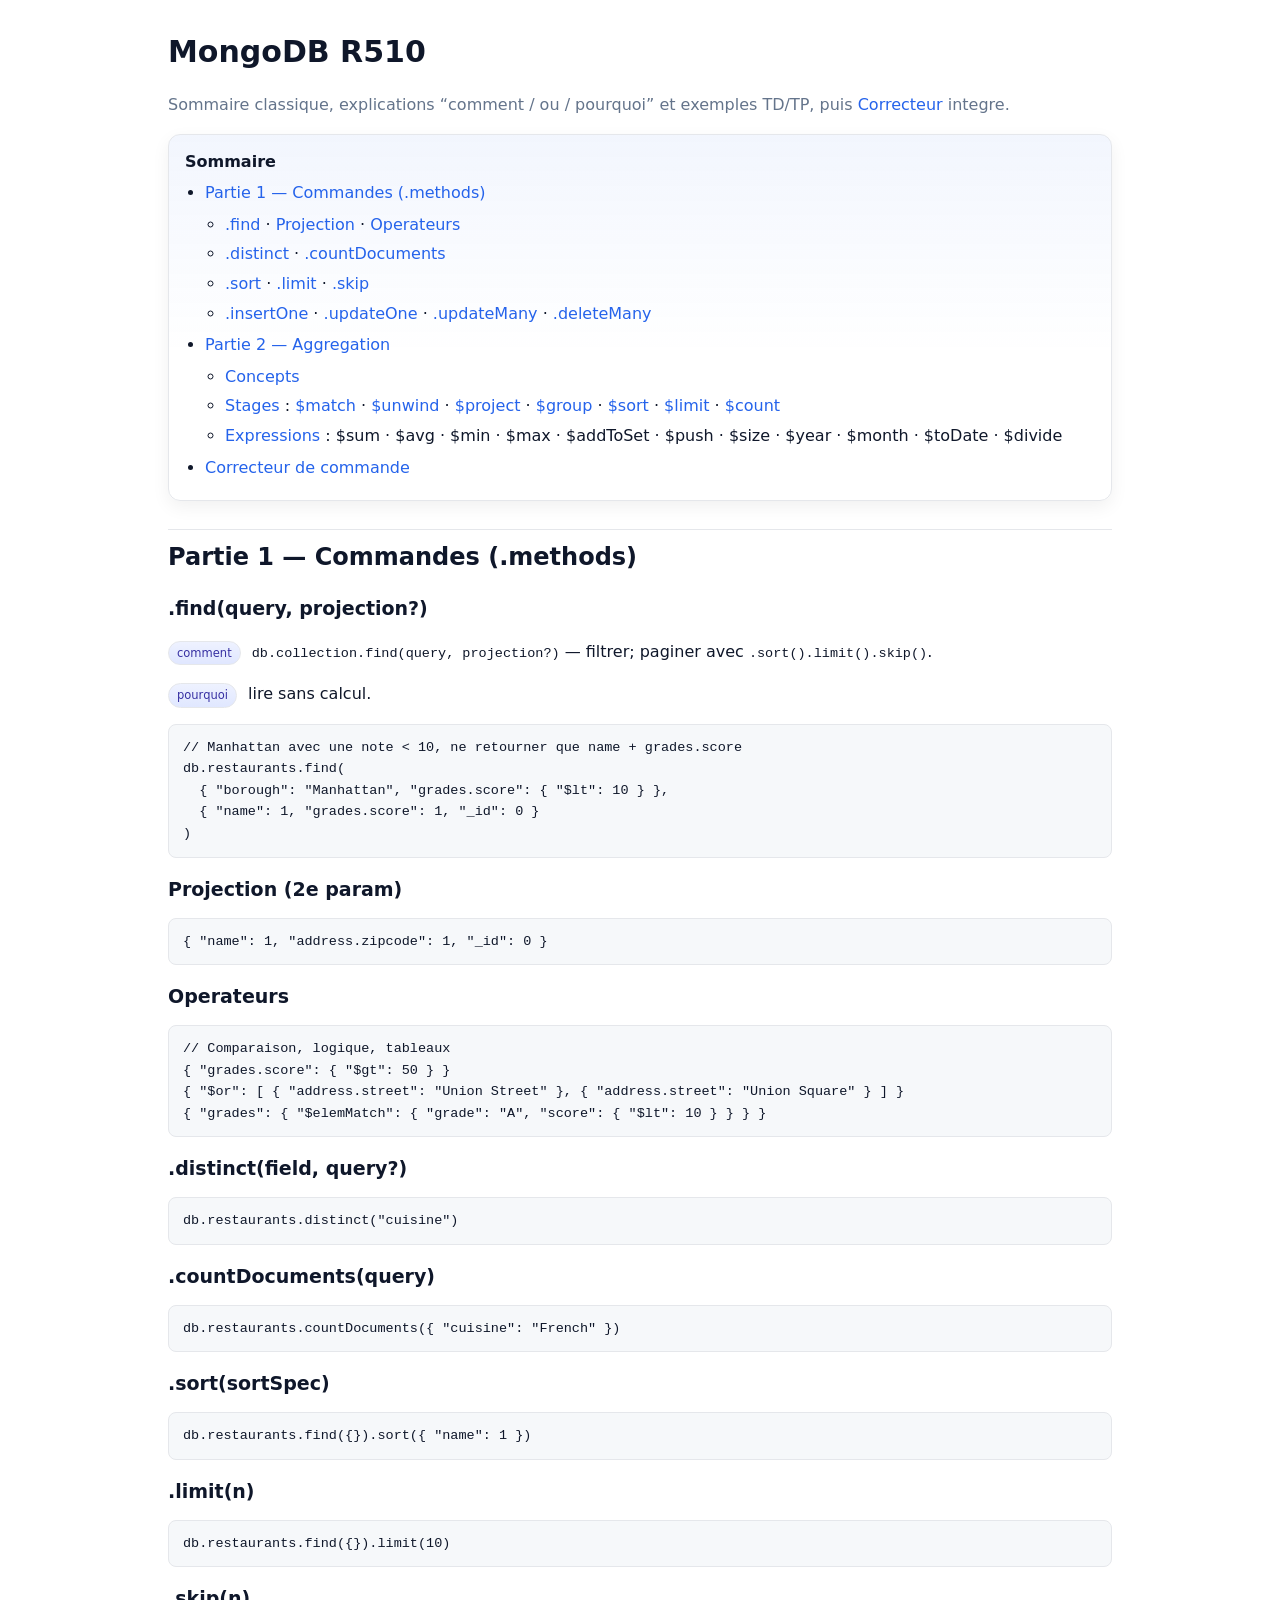
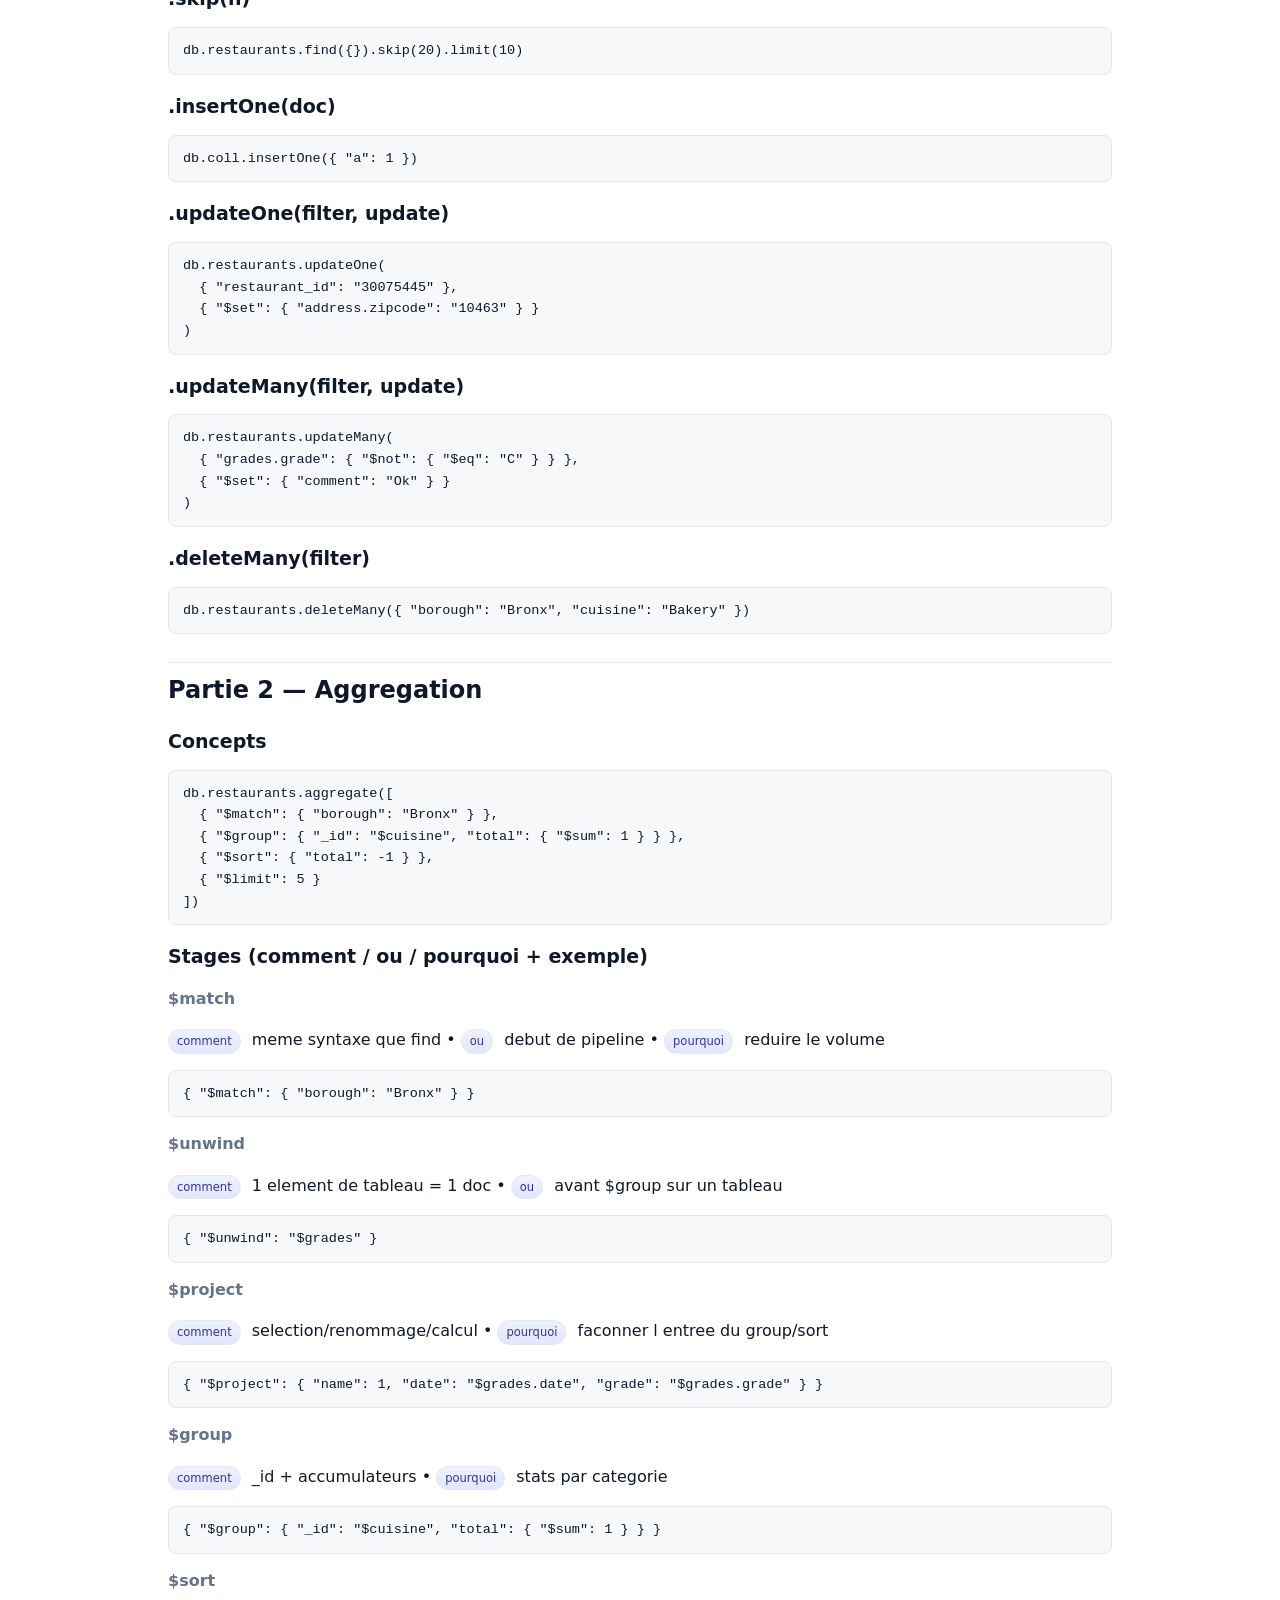
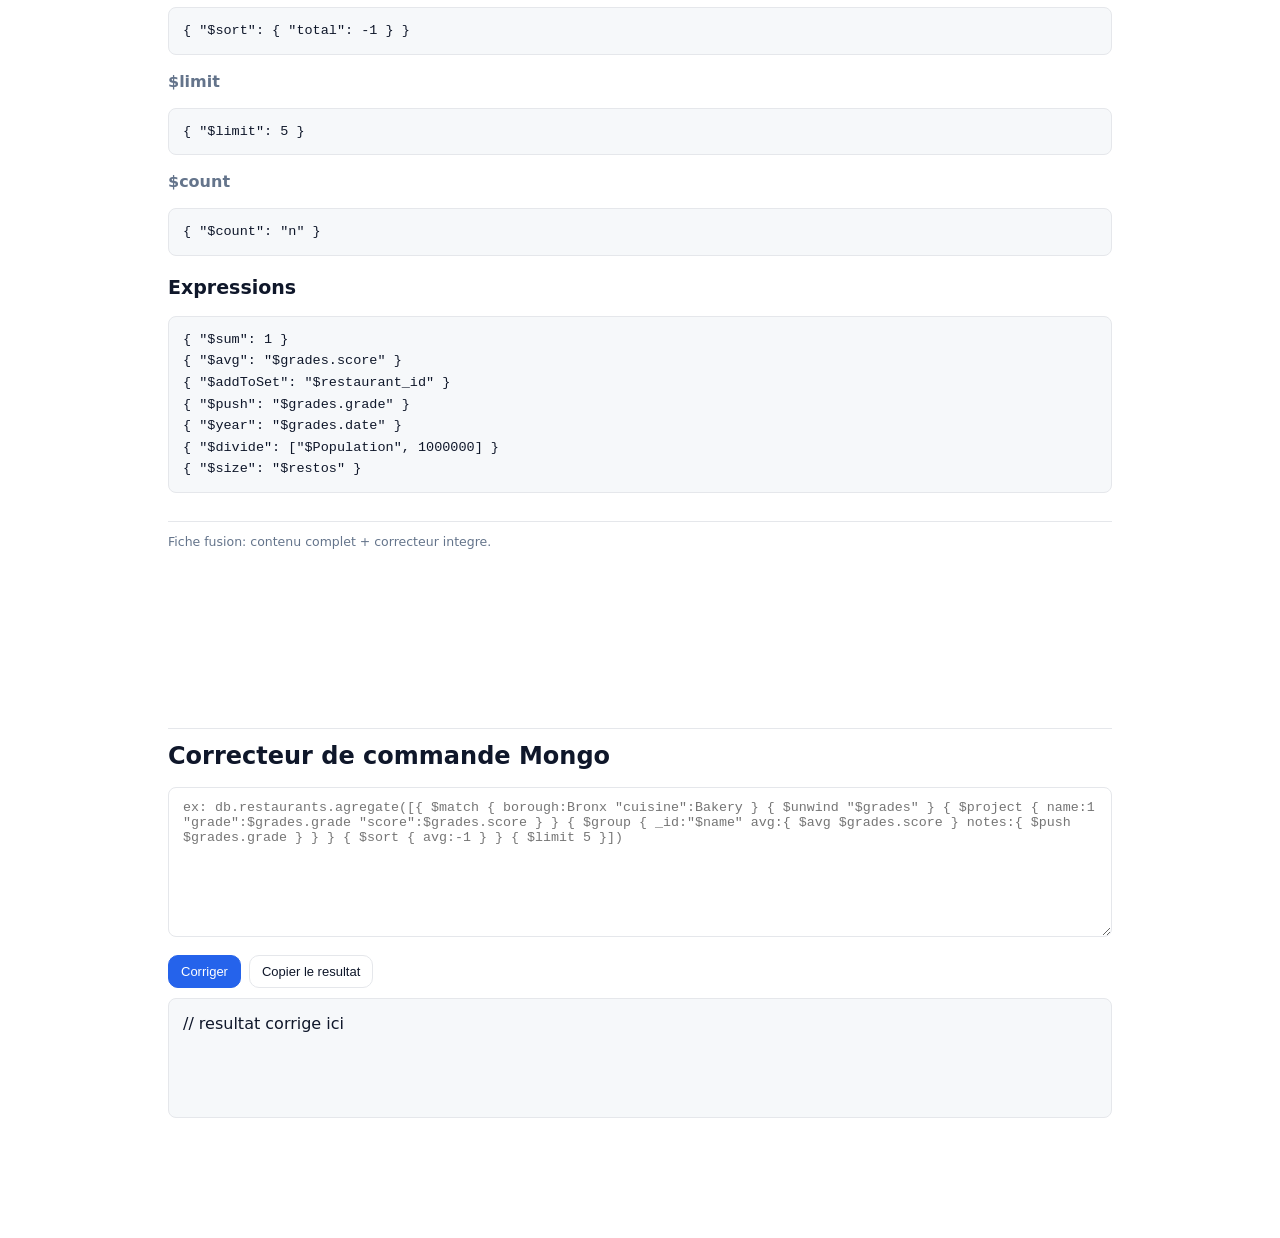
<file: public/html/r510.html>
<!doctype html>
<html lang="fr">
<head>
  <meta charset="utf-8">
  <title>MongoDB R510</title>
  <meta name="viewport" content="width=device-width, initial-scale=1">
  <style>

:root{
  --bg:#ffffff;
  --fg:#0f172a;
  --muted:#64748b;
  --accent:#2563eb;
  --accent-ink:#ffffff;
  --border:#e5e7eb;
  --code:#f6f8fa;
  --radius:12px;
  --radius-sm:8px;
  --shadow:0 6px 18px rgba(2,6,23,.06);
}

@media (prefers-color-scheme: dark){
  :root{
    --bg:#0b1220;
    --fg:#e5e7eb;
    --muted:#94a3b8;
    --accent:#60a5fa;
    --accent-ink:#0b1220;
    --border:#1f2a44;
    --code:#0f1a33;
    --shadow:0 8px 22px rgba(2,6,23,.35);
  }
}

html,body{height:100%}
*{box-sizing:border-box}
body{
  margin:0;
  background:var(--bg);
  color:var(--fg);
  font:16px/1.6 Inter, system-ui, -apple-system, Segoe UI, Roboto, Helvetica, Arial, sans-serif;
}

.wrap{max-width:980px; margin:0 auto; padding:28px 18px 120px}

h1,h2,h3,h4{scroll-margin-top:84px}
h1{font-size:30px; margin:0 0 10px}
h2{font-size:24px; margin:28px 0 12px; padding-top:8px; border-top:1px solid var(--border)}
h3{font-size:19px; margin:16px 0 8px}
h4{font-size:16px; margin:14px 0 6px; color:var(--muted)}

.note{color:var(--muted)}
.tag{
  display:inline-block;
  font-size:11.5px;
  padding:2px 8px;
  border-radius:999px;
  border:1px solid var(--border);
  background:linear-gradient(180deg,#eef2ff, #e0e7ff);
  color:#3730a3;
  margin-right:6px;
}

a{color:var(--accent); text-decoration:none}
a:hover{text-decoration:underline}
::selection{background:rgba(37,99,235,.18)}

.toc{
  background:linear-gradient(180deg, rgba(37,99,235,.06), transparent 60%);
  border:1px solid var(--border);
  border-radius:var(--radius);
  padding:14px 16px;
  box-shadow:var(--shadow);
}
.toc ul{margin:6px 0 6px 20px; padding:0}
.toc li{margin:4px 0}

code, pre{
  font-family: ui-monospace, SFMono-Regular, Menlo, Monaco, Consolas, "Liberation Mono", "Courier New", monospace;
  font-size:13.5px;
}
pre{
  background:var(--code);
  border:1px solid var(--border);
  border-radius:var(--radius-sm);
  padding:12px 14px;
  overflow:auto;
  box-shadow:inset 0 1px 0 rgba(255,255,255,.04);
}
pre code{white-space:pre}

textarea{
  width:100%;
  min-height:150px;
  padding:12px 14px;
  border:1px solid var(--border);
  border-radius:var(--radius-sm);
  background:var(--bg);
  color:var(--fg);
  outline:none;
  transition:border-color .15s ease, box-shadow .15s ease;
}
textarea:focus{
  border-color:var(--accent);
  box-shadow:0 0 0 3px color-mix(in srgb, var(--accent) 24%, transparent);
}
.out{
  white-space:pre-wrap;
  word-break:break-word;
  background:var(--code);
  border:1px solid var(--border);
  border-radius:var(--radius-sm);
  padding:12px 14px;
  min-height:120px;
}

.btn{
  appearance:none;
  border:1px solid var(--border);
  background:var(--bg);
  color:var(--fg);
  padding:8px 12px;
  border-radius:10px;
  cursor:pointer;
  font-size:13px;
  transition:transform .06s ease, box-shadow .15s ease, border-color .15s ease;
}
.btn:hover{
  border-color:var(--accent);
  box-shadow:0 3px 12px rgba(2,6,23,.08);
}
.btn:active{transform:translateY(1px)}
.btn.primary{
  background:var(--accent);
  color:var(--accent-ink);
  border-color:var(--accent);
}
.btn.primary:hover{
  box-shadow:0 6px 18px color-mix(in srgb, var(--accent) 35%, transparent);
}

:target{
  scroll-margin-top:84px;
}
:target + p,
:target + pre,
:target + div,
:target{
  animation:hi .9s ease 1;
}
@keyframes hi{
  0%{box-shadow:0 0 0 0 rgba(37,99,235,.0)}
  40%{box-shadow:0 0 0 6px color-mix(in srgb, var(--accent) 18%, transparent)}
  100%{box-shadow:0 0 0 0 rgba(37,99,235,.0)}
}

.footer{
  margin-top:28px;
  padding-top:10px;
  border-top:1px solid var(--border);
  font-size:12.5px;
  color:var(--muted);
}

@media (max-width: 720px){
  .wrap{padding:24px 14px 90px}
  h1{font-size:26px}
  h2{font-size:22px}
  pre, code{font-size:13px}
}
  </style>
</head>
<body>
  <div class="wrap">
    <h1>MongoDB R510 </h1>
    <p class="note">Sommaire classique, explications “comment / ou / pourquoi” et exemples TD/TP, puis <a href="#fixer">Correcteur</a> integre.</p>

    <div class="toc">
      <strong>Sommaire</strong>
      <ul>
        <li><a href="#part1">Partie 1 — Commandes (.methods)</a>
          <ul>
            <li><a href="#find">.find</a> · <a href="#projection">Projection</a> · <a href="#operators">Operateurs</a></li>
            <li><a href="#distinct">.distinct</a> · <a href="#countDocuments">.countDocuments</a></li>
            <li><a href="#sort">.sort</a> · <a href="#limit">.limit</a> · <a href="#skip">.skip</a></li>
            <li><a href="#insertOne">.insertOne</a> · <a href="#updateOne">.updateOne</a> · <a href="#updateMany">.updateMany</a> · <a href="#deleteMany">.deleteMany</a></li>
          </ul>
        </li>
        <li><a href="#part2">Partie 2 — Aggregation</a>
          <ul>
            <li><a href="#agg-concepts">Concepts</a></li>
            <li><a href="#stages">Stages</a> : <a href="#m">$match</a> · <a href="#u">$unwind</a> · <a href="#p">$project</a> · <a href="#g">$group</a> · <a href="#srt">$sort</a> · <a href="#lim">$limit</a> · <a href="#cnt">$count</a></li>
            <li><a href="#exprs">Expressions</a> : $sum · $avg · $min · $max · $addToSet · $push · $size · $year · $month · $toDate · $divide</li>
          </ul>
        </li>
        <li><a href="#fixer">Correcteur de commande</a></li>
      </ul>
    </div>

    <h2 id="part1">Partie 1 — Commandes (.methods)</h2>
    <h3 id="find">.find(query, projection?)</h3>
    <p><span class="tag">comment</span> <code>db.collection.find(query, projection?)</code> — filtrer; paginer avec <code>.sort().limit().skip()</code>.</p>
    <p><span class="tag">pourquoi</span> lire sans calcul.</p>
<pre><code>// Manhattan avec une note &lt; 10, ne retourner que name + grades.score
db.restaurants.find(
  { "borough": "Manhattan", "grades.score": { "$lt": 10 } },
  { "name": 1, "grades.score": 1, "_id": 0 }
)</code></pre>

    <h3 id="projection">Projection (2e param)</h3>
<pre><code>{ "name": 1, "address.zipcode": 1, "_id": 0 }</code></pre>

    <h3 id="operators">Operateurs</h3>
<pre><code>// Comparaison, logique, tableaux
{ "grades.score": { "$gt": 50 } }
{ "$or": [ { "address.street": "Union Street" }, { "address.street": "Union Square" } ] }
{ "grades": { "$elemMatch": { "grade": "A", "score": { "$lt": 10 } } } }</code></pre>

    <h3 id="distinct">.distinct(field, query?)</h3>
<pre><code>db.restaurants.distinct("cuisine")</code></pre>
    <h3 id="countDocuments">.countDocuments(query)</h3>
<pre><code>db.restaurants.countDocuments({ "cuisine": "French" })</code></pre>
    <h3 id="sort">.sort(sortSpec)</h3>
<pre><code>db.restaurants.find({}).sort({ "name": 1 })</code></pre>
    <h3 id="limit">.limit(n)</h3>
<pre><code>db.restaurants.find({}).limit(10)</code></pre>
    <h3 id="skip">.skip(n)</h3>
<pre><code>db.restaurants.find({}).skip(20).limit(10)</code></pre>
    <h3 id="insertOne">.insertOne(doc)</h3>
<pre><code>db.coll.insertOne({ "a": 1 })</code></pre>
    <h3 id="updateOne">.updateOne(filter, update)</h3>
<pre><code>db.restaurants.updateOne(
  { "restaurant_id": "30075445" },
  { "$set": { "address.zipcode": "10463" } }
)</code></pre>
    <h3 id="updateMany">.updateMany(filter, update)</h3>
<pre><code>db.restaurants.updateMany(
  { "grades.grade": { "$not": { "$eq": "C" } } },
  { "$set": { "comment": "Ok" } }
)</code></pre>
    <h3 id="deleteMany">.deleteMany(filter)</h3>
<pre><code>db.restaurants.deleteMany({ "borough": "Bronx", "cuisine": "Bakery" })</code></pre>

    <h2 id="part2">Partie 2 — Aggregation</h2>

    <h3 id="agg-concepts">Concepts</h3>
<pre><code>db.restaurants.aggregate([
  { "$match": { "borough": "Bronx" } },
  { "$group": { "_id": "$cuisine", "total": { "$sum": 1 } } },
  { "$sort": { "total": -1 } },
  { "$limit": 5 }
])</code></pre>

    <h3 id="stages">Stages (comment / ou / pourquoi + exemple)</h3>
    <h4 id="m">$match</h4>
    <p><span class="tag">comment</span> meme syntaxe que find • <span class="tag">ou</span> debut de pipeline • <span class="tag">pourquoi</span> reduire le volume</p>
<pre><code>{ "$match": { "borough": "Bronx" } }</code></pre>
    <h4 id="u">$unwind</h4>
    <p><span class="tag">comment</span> 1 element de tableau = 1 doc • <span class="tag">ou</span> avant $group sur un tableau</p>
<pre><code>{ "$unwind": "$grades" }</code></pre>
    <h4 id="p">$project</h4>
    <p><span class="tag">comment</span> selection/renommage/calcul • <span class="tag">pourquoi</span> faconner l entree du group/sort</p>
<pre><code>{ "$project": { "name": 1, "date": "$grades.date", "grade": "$grades.grade" } }</code></pre>
    <h4 id="g">$group</h4>
    <p><span class="tag">comment</span> _id + accumulateurs • <span class="tag">pourquoi</span> stats par categorie</p>
<pre><code>{ "$group": { "_id": "$cuisine", "total": { "$sum": 1 } } }</code></pre>
    <h4 id="srt">$sort</h4>
<pre><code>{ "$sort": { "total": -1 } }</code></pre>
    <h4 id="lim">$limit</h4>
<pre><code>{ "$limit": 5 }</code></pre>
    <h4 id="cnt">$count</h4>
<pre><code>{ "$count": "n" }</code></pre>

    <h3 id="exprs">Expressions</h3>
<pre><code>{ "$sum": 1 }
{ "$avg": "$grades.score" }
{ "$addToSet": "$restaurant_id" }
{ "$push": "$grades.grade" }
{ "$year": "$grades.date" }
{ "$divide": ["$Population", 1000000] }
{ "$size": "$restos" }</code></pre>

    <div class="footer">Fiche fusion: contenu complet + correcteur integre.</div>
  </div>
  <div class="wrap" id="fixer">
    <h2>Correcteur de commande Mongo</h2>
    <textarea id="cmd-in" spellcheck="false" placeholder='ex: db.restaurants.agregate([{ $match { borough:Bronx "cuisine":Bakery } { $unwind "$grades" } { $project { name:1 "grade":$grades.grade "score":$grades.score } } { $group { _id:"$name" avg:{ $avg $grades.score } notes:{ $push $grades.grade } } } { $sort { avg:-1 } } { $limit 5 }])'></textarea>
    <div style="margin-top:10px; display:flex; gap:8px; flex-wrap:wrap;">
      <button class="btn primary" id="btn-fix">Corriger</button>
      <button class="btn" id="btn-copy">Copier le resultat</button>
    </div>
    <div id="cmd-out" class="out" style="margin-top:10px">// resultat corrige ici</div>

    
  </div>

  
<script>
(function(){
  "use strict";

  // helper: dom
  const $ = (sel, root=document) => root.querySelector(sel);

  // 1) normalisations neutres (pas de correction semantique)
  function dq(s){ return s.replace(/[“”«»]/g,'"').replace(/[‘’]/g,"'"); }
  function strip(s){ return s.replace(/\/\/[^\n\r]*/g,"").replace(/\/\*[\s\S]*?\*\//g,""); }
  function iso(s){ return s.replace(/ISODate\((['"])(.*?)\1\)/g,'"$2"'); }

  // 2) ne jamais laisser une virgule juste avant } ou ]
  function noTrailingComma(s){
    return s.replace(/,(\s*[\]}])/g,"$1");
  }

function removeExtraClosers(s){
  let h = s;

  const openC=(h.match(/\{/g)||[]).length, closeC=(h.match(/\}/g)||[]).length;
  const openS=(h.match(/\[/g)||[]).length, closeS=(h.match(/\]/g)||[]).length;
  const openP=(h.match(/\(/g)||[]).length, closeP=(h.match(/\)/g)||[]).length;

  if(closeC>openC){
    let n=closeC-openC, a=h.split("");
    for(let i=a.length-1;i>=0 && n>0;i--){ if(a[i]==='}'){ a[i]=''; n--; } }
    h=a.join("");
  }
  if(closeS>openS){
    let n=closeS-openS, a=h.split("");
    for(let i=a.length-1;i>=0 && n>0;i--){ if(a[i]===']'){ a[i]=''; n--; } }
    h=a.join("");
  }
  // NEW: retirer ) surnumeraires en fin de chaine
  if(closeP>openP){
    let n=closeP-openP, a=h.split("");
    for(let i=a.length-1;i>=0 && n>0;i--){ if(a[i]===')'){ a[i]=''; n--; } }
    h=a.join("");
  }
  return h;
}

// NEW: compresser les parentheses redondantes juste avant { ou [
function compressParensBeforeLiteral(s){
  // ex: "find(({ {...} ))" -> "find({ {...} ))"
  // boucle jusqu'a stabilisation, sans toucher aux contenus
  let h = s, prev;
  do{
    prev = h;
    h = h.replace(/\(\s*\(\s*(?=[{\[])/g, '(');
  }while(h !== prev);
  return h;
}


  // 4) equilibrage des fermants manquants (accolades, crochets, parentheses)
  function balanceClosers(s){
    let h=s;
    const openC=(h.match(/\{/g)||[]).length, closeC=(h.match(/\}/g)||[]).length;
    const openS=(h.match(/\[/g)||[]).length, closeS=(h.match(/\]/g)||[]).length;
    if(openC>closeC) h += "}".repeat(openC-closeC);
    if(openS>closeS) h += "]".repeat(openS-closeS);
    const openP=(h.match(/\(/g)||[]).length, closeP=(h.match(/\)/g)||[]).length;
    if(openP>closeP) h += ")".repeat(openP-closeP);
    return h;
  }

function addSafeCommas(s){
  // cas A: entre deux paires k/v simples
  s = s.replace(
    /("[$A-Za-z_][\w$.]*"\s*:\s*[^,{}\[\]]+)\s+("[$A-Za-z_][\w$.]*"\s*:)/g,
    '$1, $2'
  );
  // cas B: entre un objet/array ferme et une cle suivante
  s = s.replace(
    /(\}|\])\s+("[$A-Za-z_][\w$.]*"\s*:)/g,
    '$1, $2'
  );
  // cas C: deux objets accolés dans un tableau ou pipeline
  s = s.replace(
    /\}\s*\{/g,
    '}, {'
  );
  // cas D: cle/valeur accolées sans virgule a l’intérieur d’un objet
  s = s.replace(
    /("[$A-Za-z_][\w$.]*"\s*:\s*[^,{}\[\]]+)\s+("[$A-Za-z_][\w$.]*"\s*:\s*)/g,
    '$1, $2'
  );
  // cas E: entre } ou ] et un [ ou { suivant (pipeline, array imbriques)
  s = s.replace(
    /(\}|\])\s+(\[|\{)/g,
    '$1, $2'
  );
  // cas F: forcer la virgule au meme niveau (manque entre objets/arrays)
  s = s.replace(
    /(\}|\])(\s*)(\{|\[)/g,
    '$1,$2$3'
  );
  // cas G: nettoyage des parentheses surnumeraires
  s = s.replace(/\)\)+/g, ')');
  s = s.replace(/\]\]+/g, ']');
  return s;
}





  // 6) ne pas corriger les noms de methodes, ni les cles, ni les operateurs:
  //    on se limite a quotes/virgules/brackets/parentheses.
  function normalize(s){
    s = dq(s);
    s = strip(s);
    s = iso(s);
    return s;
  }

function fixCommand(cmd){
  let s = dq(cmd).trim();
  s = normalize(s);

  // securite: enlever les virgules avant fermants avant tout
  s = noTrailingComma(s);

  // d’abord compresser (( juste avant { ou [
  s = compressParensBeforeLiteral(s);

  // ensuite uniquement les virgules “safe”
  s = addSafeCommas(s);

  // retirer les fermants surnumeraires (fin) puis equilibrer
  s = removeExtraClosers(s);
  s = balanceClosers(s);

  // post-securite: si on a insere des virgules juste avant un fermant
  s = noTrailingComma(s);
  // et au cas ou l’equilibrage aurait encore laisse du surplus
  s = removeExtraClosers(s);

  return s;
}




  // wire UI
  window.addEventListener('DOMContentLoaded', ()=>{
    const inp = $('#cmd-in'), out = $('#cmd-out');
    $('#btn-fix').onclick = function(){
      const raw = inp.value;
      if(!raw.trim()){ out.textContent='// vide'; return; }
      out.textContent = fixCommand(raw);
    };
    $('#btn-copy').onclick = async function(){
      try{
        await navigator.clipboard.writeText(out.textContent);
        const old = this.textContent; this.textContent='Copiee';
        setTimeout(()=>this.textContent=old,1200);
      }catch(e){}
    };
  });

})();
</script>


</body>
</html>
</file>
<file: style.css>
/* Direction artistique inspirée de "The Symphony of Vines" (Unseen Studio) :
   fond noir profond, grain, titres serif or, filets cuivrés, cartes crème. */

:root {
	--bg: #0a0905;
	--cream: #f4f0ec;
	--ink: #332f22;
	--copper: #b8754a;
	--gold-1: #fff3d6;
	--gold-2: #e2b676;
	--gold-3: #9c6b3c;
	--text: #e9e2d6;
	--muted: rgba(233, 226, 214, 0.62);
	--display: 'Bellefair', 'Cormorant Garamond', serif;
	--serif: 'Cormorant Garamond', Georgia, serif;
	--ease: cubic-bezier(0.22, 1, 0.36, 1);
}

* { box-sizing: border-box; }

html { scroll-behavior: smooth; }

body {
	margin: 0;
	background: var(--bg);
	color: var(--text);
	font-family: var(--serif);
	font-size: 20px;
	line-height: 1.5;
	-webkit-font-smoothing: antialiased;
}

body.is-locked { overflow: hidden; }

a { color: inherit; text-decoration: none; }

/* ---------- Fond animé + grain ---------- */

/* Photo de fond : assombrie et désaturée pour garder l'ambiance noire/or */
.bg-photo {
	position: fixed;
	inset: 0;
	z-index: 0;
	background:
		linear-gradient(180deg, rgba(10, 9, 5, 0.5) 0%, rgba(10, 9, 5, 0.12) 40%, rgba(10, 9, 5, 0.6) 100%),
		url(public/img/paysage.jpg) center / cover no-repeat;
	filter: saturate(0.85) sepia(0.2) contrast(1.05);
	transform: scale(1.04);
}

#bg-canvas {
	position: fixed;
	inset: 0;
	width: 100%;
	height: 100%;
	z-index: 0;
	display: block;
}

.grain {
	position: fixed;
	inset: -50%;
	z-index: 1;
	pointer-events: none;
	opacity: 0.09;
	background-image: url("data:image/svg+xml;utf8,<svg xmlns='http://www.w3.org/2000/svg' width='200' height='200'><filter id='n'><feTurbulence type='fractalNoise' baseFrequency='0.9' numOctaves='2' stitchTiles='stitch'/></filter><rect width='100%' height='100%' filter='url(%23n)'/></svg>");
	animation: grain 1.2s steps(6) infinite;
}

@keyframes grain {
	0% { transform: translate(0, 0); }
	20% { transform: translate(-3%, 2%); }
	40% { transform: translate(2%, -3%); }
	60% { transform: translate(-2%, -1%); }
	80% { transform: translate(3%, 3%); }
	100% { transform: translate(0, 0); }
}

body::after {
	content: "";
	position: fixed;
	inset: 0;
	z-index: 1;
	pointer-events: none;
	background: radial-gradient(ellipse at center, transparent 55%, rgba(0, 0, 0, 0.5) 100%);
}

/* ---------- Intro ---------- */

.intro {
	position: fixed;
	inset: 0;
	z-index: 100;
	display: flex;
	align-items: center;
	justify-content: center;
	background: radial-gradient(ellipse at center, rgba(10, 9, 5, 0.55) 0%, rgba(10, 9, 5, 0.2) 70%);
	text-align: center;
	transition: opacity 1.4s var(--ease), visibility 1.4s;
}

.intro.hide { opacity: 0; visibility: hidden; }

.intro-inner > * {
	opacity: 0;
	transform: translateY(14px);
	animation: rise 1.4s var(--ease) forwards;
}

.intro-the {
	display: block;
	font-style: italic;
	font-size: 28px;
	color: var(--gold-2);
	animation-delay: 0.2s;
}

.intro-title {
	margin: 0.1em 0 1.4em;
	font-family: var(--display);
	font-weight: 400;
	font-size: clamp(44px, 8vw, 92px);
	line-height: 0.95;
	letter-spacing: 0.04em;
	text-transform: uppercase;
	color: var(--text);
	text-shadow: 0 2px 18px rgba(0, 0, 0, 0.7);
	animation-delay: 0.5s;
}

.enter-btn {
	animation-delay: 1.1s;
	background: none;
	border: 0;
	padding: 6px 0 12px;
	color: var(--text);
	font-family: var(--serif);
	font-size: 15px;
	letter-spacing: 0.28em;
	text-transform: uppercase;
	cursor: pointer;
	position: relative;
}

.enter-btn::after {
	content: "";
	position: absolute;
	left: 0; right: 0; bottom: 0;
	height: 6px;
	background: no-repeat center / 100% 100%
		url("data:image/svg+xml;utf8,<svg xmlns='http://www.w3.org/2000/svg' viewBox='0 0 100 6' preserveAspectRatio='none'><path d='M0 3 Q12 0 25 3 T50 3 T75 3 T100 3' fill='none' stroke='%23b8754a' stroke-width='1.2'/></svg>");
	transition: transform 0.6s var(--ease);
	transform-origin: left;
}

.enter-btn:hover::after { transform: scaleX(1.06); }

@keyframes rise { to { opacity: 1; transform: none; } }

/* ---------- Barre du haut ---------- */

.topbar {
	position: fixed;
	top: 0; left: 0; right: 0;
	z-index: 50;
	display: flex;
	align-items: center;
	justify-content: space-between;
	padding: 22px 28px;
	background: linear-gradient(180deg, rgba(10, 9, 5, 0.6), transparent);
	pointer-events: none;
}

.topbar > * { pointer-events: auto; }

.brand {
	text-shadow: 0 1px 8px rgba(0,0,0,0.8);
	font-family: var(--display);
	letter-spacing: 0.12em;
	font-size: 22px;
	color: var(--text);
}

.round-btn {
	width: 48px;
	height: 48px;
	display: grid;
	place-items: center;
	color: var(--text);
	background: rgba(10, 9, 5, 0.4);
	border: 1.5px solid var(--copper);
	/* contour légèrement irrégulier, comme dessiné à la main */
	border-radius: 54% 46% 52% 48% / 48% 54% 46% 52%;
	cursor: pointer;
	font-family: var(--serif);
	transition: transform 0.5s var(--ease), background 0.3s;
}

.round-btn i { font-size: 24px; }
.round-btn:hover { transform: rotate(8deg) scale(1.08); background: rgba(184, 117, 74, 0.2); }

.nav-panel {
	position: absolute;
	top: 80px;
	left: 28px;
	background: var(--cream);
	color: var(--ink);
	border: 1px solid var(--copper);
	border-radius: 14px;
	padding: 14px 26px;
	opacity: 0;
	visibility: hidden;
	transform: translateY(-8px);
	transition: all 0.5s var(--ease);
}

.nav-panel.open { opacity: 1; visibility: visible; transform: none; }

.nav-list { list-style: none; margin: 0; padding: 0; }

.nav-list a {
	display: block;
	padding: 8px 0;
	font-size: 17px;
	letter-spacing: 0.14em;
	text-transform: uppercase;
	transition: color 0.3s, padding-left 0.4s var(--ease);
}

.nav-list a:hover { color: var(--copper); padding-left: 8px; }

/* ---------- Sections ---------- */

main { position: relative; z-index: 2; }

section {
	min-height: 100vh;
	display: flex;
	flex-direction: column;
	align-items: center;
	justify-content: center;
	text-align: center;
	padding: 120px 24px 80px;
}

.chapter {
	margin: 0 0 18px;
	font-size: 16px;
	letter-spacing: 0.22em;
	text-transform: uppercase;
	color: var(--copper);
}

.display {
	margin: 0;
	display: flex;
	flex-direction: column;
	align-items: center;
	font-family: var(--display);
	font-weight: 400;
	line-height: 0.95;
	background: linear-gradient(180deg, var(--gold-1) 0%, var(--gold-2) 55%, var(--gold-3) 100%);
	-webkit-background-clip: text;
	background-clip: text;
	-webkit-text-fill-color: transparent;
	filter: drop-shadow(0 2px 14px rgba(0, 0, 0, 0.55));
}

.display em {
	font-family: var(--serif);
	font-weight: 500;
	font-size: clamp(38px, 6vw, 72px);
	transform: translateX(-0.9em) rotate(-4deg);
}

.display span {
	font-size: clamp(60px, 12vw, 160px);
	letter-spacing: 0.02em;
}

.display.small span { font-size: clamp(40px, 8vw, 96px); }
.display.small em { font-size: clamp(28px, 4vw, 48px); }

.subtitle {
	margin: 28px 0 22px;
	font-size: 22px;
	letter-spacing: 0.1em;
	color: var(--text);
	text-shadow: 0 1px 10px rgba(0, 0, 0, 0.7);
	font-style: italic;
}

.text-link {
	position: relative;
	padding-bottom: 10px;
	font-size: 15px;
	letter-spacing: 0.26em;
	text-transform: uppercase;
}

.text-link::after {
	content: "";
	position: absolute;
	left: 0; right: 0; bottom: 0;
	height: 6px;
	background: no-repeat center / 100% 100%
		url("data:image/svg+xml;utf8,<svg xmlns='http://www.w3.org/2000/svg' viewBox='0 0 100 6' preserveAspectRatio='none'><path d='M0 3 Q12 0 25 3 T50 3 T75 3 T100 3' fill='none' stroke='%23b8754a' stroke-width='1.2'/></svg>");
}

.scroll-hint {
	margin-top: 60px;
	width: 1px;
	height: 70px;
	background: linear-gradient(var(--copper), transparent);
	animation: hint 2.2s ease-in-out infinite;
}

@keyframes hint {
	0%, 100% { transform: scaleY(0.4); transform-origin: top; opacity: 0.4; }
	50% { transform: scaleY(1); opacity: 1; }
}

/* ---------- Expériences ---------- */

.experiences { justify-content: flex-start; }

#experience-list {
	list-style: none;
	margin: 56px 0 0;
	padding: 0;
	width: 100%;
	max-width: 860px;
	display: flex;
	flex-direction: column;
	gap: 22px;
}

li.experience {
	display: flex;
	align-items: center;
	gap: 28px;
	text-align: left;
	background: var(--cream);
	color: var(--ink);
	border: 1px solid var(--copper);
	border-radius: 18px;
	padding: 22px 28px;
	cursor: pointer;
	box-shadow: 0 20px 50px rgba(0, 0, 0, 0.45);
	opacity: 0;
	transform: translateY(40px);
	transition: opacity 1s var(--ease), transform 1s var(--ease), box-shadow 0.4s;
}

li.experience.in { opacity: 1; transform: none; }
li.experience:hover { box-shadow: 0 24px 60px rgba(184, 117, 74, 0.35); }

li.experience img {
	width: 84px;
	height: 84px;
	flex: none;
	object-fit: contain;
	border-radius: 50%;
	background: #fff;
	padding: 6px;
	border: 1px solid rgba(184, 117, 74, 0.5);
	transition: transform 0.6s var(--ease);
}

li.experience:hover img { transform: scale(1.08) rotate(-4deg); }

.experience-text { flex: 1; display: flex; flex-direction: column; }

li.experience h2 {
	margin: 0;
	font-family: var(--display);
	font-weight: 400;
	font-size: 26px;
	line-height: 1.15;
}

li.experience p { margin: 6px 0 0; font-size: 18px; color: rgba(51, 47, 34, 0.75); }
li.experience .adresse { font-style: italic; }
li.experience .date { color: var(--copper); letter-spacing: 0.04em; }
li.experience .description { margin-top: 12px; color: var(--ink); }

.toggle-button {
	align-self: flex-start;
	margin-top: 12px;
	padding: 0;
	background: none;
	border: 0;
	border-bottom: 1px solid var(--copper);
	color: var(--ink);
	font-family: var(--serif);
	font-size: 14px;
	letter-spacing: 0.22em;
	text-transform: uppercase;
	pointer-events: none;
}

/* ---------- Contact ---------- */

.contact-list {
	list-style: none;
	margin: 48px 0 0;
	padding: 0;
	display: flex;
	flex-wrap: wrap;
	justify-content: center;
	gap: 22px;
}

.contact-list .icon {
	position: relative;
	width: 64px;
	height: 64px;
	display: grid;
	place-items: center;
	color: var(--text);
	border: 1.5px solid var(--copper);
	border-radius: 54% 46% 52% 48% / 48% 54% 46% 52%;
	cursor: pointer;
	transition: transform 0.5s var(--ease), background 0.3s;
}

.contact-list .icon svg { width: 24px; height: 24px; }
.contact-list .icon:hover,
.contact-list .icon:focus-visible { transform: rotate(8deg) scale(1.1); background: rgba(184, 117, 74, 0.22); outline: none; }

.contact-list .tooltip {
	position: absolute;
	bottom: 78px;
	left: 50%;
	transform: translate(-50%, 6px);
	padding: 4px 12px;
	white-space: nowrap;
	background: var(--cream);
	color: var(--ink);
	font-size: 14px;
	letter-spacing: 0.1em;
	border-radius: 8px;
	opacity: 0;
	pointer-events: none;
	transition: all 0.4s var(--ease);
}

.contact-list .icon:hover .tooltip,
.contact-list .icon:focus-visible .tooltip { opacity: 1; transform: translate(-50%, 0); }

footer {
	position: relative;
	z-index: 2;
	padding: 40px 0;
	text-align: center;
	font-size: 14px;
	letter-spacing: 0.2em;
	text-transform: uppercase;
	color: var(--muted);
}

footer p { margin: 0; }

/* ---------- Révélation au scroll ---------- */

.reveal {
	opacity: 0;
	transform: translateY(30px);
	filter: blur(6px);
	transition: opacity 1.4s var(--ease), transform 1.4s var(--ease), filter 1.4s var(--ease);
}

.reveal.in { opacity: 1; transform: none; filter: none; }

/* .display utilise déjà un filter : on garde son drop-shadow une fois révélé */
.display.reveal.in { filter: drop-shadow(0 2px 14px rgba(0, 0, 0, 0.55)); }

@media (max-width: 678px) {
	body { font-size: 18px; }
	.topbar { padding: 16px; }
	.brand { font-size: 18px; }
	.nav-panel { left: 16px; top: 72px; }
	li.experience { flex-direction: column; text-align: center; padding: 22px 18px; }
	li.experience .toggle-button { align-self: center; }
	.display em { transform: translateX(-0.5em) rotate(-4deg); }
}

@media (prefers-reduced-motion: reduce) {
	*, *::before, *::after { animation: none !important; transition-duration: 0.01ms !important; }
	.reveal, li.experience { opacity: 1; transform: none; filter: none; }
}

/* Tant que l'intro est affichée, le reste de la page reste masqué */
.topbar, main, footer { transition: opacity 1.4s var(--ease); }
body.is-locked .topbar,
body.is-locked main,
body.is-locked footer { opacity: 0; }

/* ---------- Nouvelles sections ---------- */

html { scroll-padding-top: 80px; }
section.about, section.projects, section.formation, section.skills { min-height: 0; justify-content: flex-start; padding-top: 100px; }

.lead { max-width: 720px; margin: 28px 0 0; font-size: 24px; line-height: 1.45; text-shadow: 0 1px 10px rgba(0, 0, 0, 0.7); }

.facts { list-style: none; margin: 40px 0 0; padding: 0; display: grid; grid-template-columns: repeat(auto-fit, minmax(210px, 1fr)); gap: 16px; width: 100%; max-width: 900px; }
.facts li { padding: 16px 18px; background: rgba(10, 9, 5, 0.55); border: 1px solid var(--copper); border-radius: 14px; font-size: 18px; backdrop-filter: blur(4px); }
.facts b { display: block; margin-bottom: 4px; font-weight: 500; font-size: 14px; letter-spacing: 0.2em; text-transform: uppercase; color: var(--copper); }

.monogram { width: 84px; height: 84px; flex: none; display: grid; place-items: center; border-radius: 50%; border: 1px solid var(--copper); font-family: var(--display); font-size: 26px; color: var(--copper); background: #fff; }

#project-list { list-style: none; margin: 48px 0 40px; padding: 0; width: 100%; max-width: 1000px; display: grid; grid-template-columns: repeat(auto-fit, minmax(300px, 1fr)); gap: 22px; }
.project-card { display: flex; flex-direction: column; text-align: left; padding: 24px; background: var(--cream); color: var(--ink); border: 1px solid var(--copper); border-radius: 18px; box-shadow: 0 20px 50px rgba(0, 0, 0, 0.45); }
.project-card h3 { margin: 0 0 8px; font-family: var(--display); font-weight: 400; font-size: 26px; }
.project-card p { margin: 0 0 14px; font-size: 18px; color: rgba(51, 47, 34, 0.8); flex: 1; }
.project-card .badge { margin-left: 10px; padding: 1px 10px; font-family: var(--serif); font-size: 12px; letter-spacing: 0.14em; text-transform: uppercase; border: 1px solid var(--copper); border-radius: 999px; color: var(--copper); vertical-align: middle; }
.tags { list-style: none; margin: 0 0 16px; padding: 0; display: flex; flex-wrap: wrap; gap: 6px; }
.tags li { padding: 0 10px; font-size: 14px; border: 1px solid rgba(51, 47, 34, 0.3); border-radius: 999px; }
.links { display: flex; gap: 20px; }
.links a { padding-bottom: 4px; font-size: 14px; letter-spacing: 0.2em; text-transform: uppercase; border-bottom: 1px solid var(--copper); }
.links a:hover { color: var(--copper); }

.timeline { list-style: none; margin: 48px 0 0; padding: 0 0 0 28px; width: 100%; max-width: 760px; text-align: left; border-left: 1px solid var(--copper); }
.timeline li { position: relative; padding: 0 0 34px 8px; text-shadow: 0 1px 10px rgba(0, 0, 0, 0.8); }
.timeline li::before { content: ""; position: absolute; left: -35px; top: 8px; width: 12px; height: 12px; border-radius: 50%; background: var(--copper); }
.timeline .when { display: block; font-size: 15px; letter-spacing: 0.2em; color: var(--gold-2); }
.timeline b { display: block; font-family: var(--display); font-weight: 400; font-size: 28px; }
.timeline i { font-size: 19px; color: var(--text); }

.skill-grid { margin-top: 48px; width: 100%; max-width: 1000px; display: grid; grid-template-columns: repeat(auto-fit, minmax(260px, 1fr)); gap: 18px; text-align: left; }
.skill-grid > div { padding: 20px 22px; background: rgba(10, 9, 5, 0.6); border: 1px solid var(--copper); border-radius: 14px; backdrop-filter: blur(4px); }
.skill-grid h3 { margin: 0 0 8px; font-family: var(--display); font-weight: 400; font-size: 24px; color: var(--gold-2); }
.skill-grid p { margin: 0; font-size: 18px; }
.certs { margin-top: 40px; max-width: 760px; line-height: 1.6; text-shadow: 0 1px 10px rgba(0, 0, 0, 0.8); }

.project-card.reveal { filter: none; }

li.experience img.logo-thales { width: 150px; height: 64px; border-radius: 12px; object-fit: contain; padding: 8px 10px; }

.video { margin: 48px 0 0; width: 100%; max-width: 820px; }
.video-frame { position: relative; aspect-ratio: 16 / 9; border: 1px solid var(--copper); border-radius: 16px; overflow: hidden; box-shadow: 0 20px 50px rgba(0, 0, 0, 0.5); background: #000; }
.video-frame iframe { position: absolute; inset: 0; width: 100%; height: 100%; border: 0; }
.video figcaption { margin-top: 14px; font-size: 15px; letter-spacing: 0.2em; text-transform: uppercase; color: var(--gold-2); text-shadow: 0 1px 10px rgba(0, 0, 0, 0.8); }

/* Carte Sport : pleine largeur, centrée, avec la vidéo en dessous */
.facts { grid-template-columns: repeat(3, 1fr); }
.facts li.sport { grid-column: 1 / -1; order: 1; justify-self: center; width: 100%; max-width: 860px; text-align: center; padding: 22px 24px 20px; }
.facts li.sport .video { margin: 18px auto 0; max-width: 100%; }
.video-caption { margin: 14px 0 0; font-size: 15px; letter-spacing: 0.2em; text-transform: uppercase; color: var(--gold-2); }
@media (max-width: 678px) { .facts { grid-template-columns: 1fr; } }

/* ---------- Sélecteur de langue ---------- */

.topbar-right { display: flex; align-items: center; gap: 12px; }
.lang { position: relative; }
.lang-btn { font-size: 15px; letter-spacing: 0.08em; }
.lang-menu {
	position: absolute; top: 58px; right: 0; margin: 0; padding: 8px 0; list-style: none; min-width: 140px;
	background: var(--cream); color: var(--ink); border: 1px solid var(--copper); border-radius: 14px;
	opacity: 0; visibility: hidden; transform: translateY(-8px); transition: all 0.4s var(--ease);
}
.lang-menu.open { opacity: 1; visibility: visible; transform: none; }
.lang-menu button {
	display: block; width: 100%; padding: 8px 22px; text-align: left; background: none; border: 0; cursor: pointer;
	font-family: var(--serif); font-size: 18px; color: inherit; transition: color 0.3s, padding-left 0.4s var(--ease);
}
.lang-menu button:hover { color: var(--copper); padding-left: 28px; }
.lang-menu button[aria-current="true"] { color: var(--copper); }
.lang-menu button[aria-current="true"]::after { content: " ✓"; }

/* Espace réduit entre le chapitre un (hero) et le chapitre deux */
.hero { min-height: 82vh; padding-bottom: 10px; }
.hero.short { min-height: 60vh; }
section.about { padding-top: 40px; }
.scroll-hint { margin-top: 36px; height: 56px; }

/* ---------- Eau interactive (water.js) ---------- */
.water-wrap { position: fixed; inset: 0; z-index: 0; pointer-events: none; filter: saturate(0.85) sepia(0.2) contrast(1.05); }
.water-wrap canvas { display: block; width: 100%; height: 100%; }
.water-shade { position: absolute; inset: 0; background: linear-gradient(180deg, rgba(10, 9, 5, 0.5) 0%, rgba(10, 9, 5, 0.12) 40%, rgba(10, 9, 5, 0.6) 100%); }
body.water-on .bg-photo { visibility: hidden; }
</file>
<file: public/css/learn.css>
/* Page Apprentissage : complète ../../style.css (thème noir / or / crème). */

.hero.short { min-height: 70vh; }
.experiences.learn { min-height: 0; padding-top: 0; }
.experiences.learn #experience-list, .experiences.learn #learn-list { margin-top: 0; }

#learn-list {
	list-style: none;
	margin: 0;
	padding: 0;
	width: 100%;
	max-width: 860px;
	display: flex;
	flex-direction: column;
	gap: 22px;
}

li.experience img.fixed-img { border-radius: 16px; background: #fff; padding: 6px; width: 84px; height: 84px; }
li.experience h2 a, li.experience a h2 { color: var(--ink); }
li.experience a:hover h2 { color: var(--copper); }

/* Accent par plateforme */
.platform-rootme { border-left: 4px solid #e63946 !important; }
.platform-ciscoAcademy { border-left: 4px solid #1d6fa4 !important; }
.platform-pwncollege { border-left: 4px solid #7c3aed !important; }

.statut-badge {
	display: inline-block;
	width: fit-content;
	margin: 8px 0 0;
	padding: 1px 12px;
	font-size: 14px;
	letter-spacing: 0.1em;
	text-transform: uppercase;
	border-radius: 999px;
	border: 1px solid var(--copper);
	color: var(--copper);
}
.statut-en-cours { color: #3d7a3d; border-color: #3d7a3d; }

/* Zone dépliée */
.progress-zone { margin-top: 16px; display: flex; flex-direction: column; gap: 14px; }

.progress-card-inner {
	background: rgba(51, 47, 34, 0.06);
	border: 1px solid rgba(184, 117, 74, 0.35);
	border-radius: 12px;
	padding: 14px 16px;
}
.progress-card-header { display: flex; align-items: center; gap: 12px; margin-bottom: 8px; }
.progress-card-img { width: 40px; height: 40px; border-radius: 8px; object-fit: cover; }
.progress-card-header h3 { margin: 0; font-family: var(--display); font-weight: 400; font-size: 20px; color: var(--ink); }
.progress-date { font-size: 15px !important; margin: 0 !important; color: var(--copper) !important; }

.progress-bar-wrap { height: 5px; background: rgba(51, 47, 34, 0.15); border-radius: 10px; margin: 8px 0 4px; overflow: hidden; }
.progress-bar-fill { height: 100%; border-radius: 10px; background: linear-gradient(to right, var(--gold-3), var(--gold-2)); transition: width 0.8s var(--ease); }
.platform-ciscoAcademy .progress-bar-fill { background: linear-gradient(to right, #1d6fa4, #5ab4e8); }
.platform-pwncollege .progress-bar-fill { background: linear-gradient(to right, #7c3aed, #a78bfa); }

.progress-label, .progress-text { font-size: 15px; letter-spacing: 0.06em; color: var(--ink); }
.progress-text { display: inline-block; border: 1px solid var(--copper); border-radius: 999px; padding: 0 12px; margin: 6px 0; }
li.experience .progress-desc { font-size: 16px; color: rgba(51, 47, 34, 0.75); margin-top: 6px; line-height: 1.35; }

/* Root-Me live */
.live-badge { display: flex; align-items: center; gap: 8px; font-size: 14px; letter-spacing: 0.16em; text-transform: uppercase; color: #c0303c; margin-bottom: 12px; }
.live-dot { width: 8px; height: 8px; border-radius: 50%; background: #e63946; animation: pulse-dot 1.5s ease-in-out infinite; }
@keyframes pulse-dot { 0%, 100% { opacity: 1; transform: scale(1); } 50% { opacity: 0.5; transform: scale(0.7); } }

.stats-strip { display: flex; flex-wrap: wrap; gap: 12px; margin-bottom: 14px; }
.stat-pill { display: flex; flex-direction: column; align-items: center; min-width: 96px; padding: 6px 16px; border: 1px solid var(--copper); border-radius: 14px; background: rgba(184, 117, 74, 0.08); }
.stat-label { font-size: 13px; letter-spacing: 0.14em; text-transform: uppercase; color: var(--copper); }
.stat-value { font-family: var(--display); font-size: 22px; color: var(--ink); }
.cat-strip { display: flex; flex-wrap: wrap; gap: 8px; }
.cat-badge { font-size: 15px; padding: 2px 12px; border: 1px solid rgba(51, 47, 34, 0.25); border-radius: 999px; color: rgba(51, 47, 34, 0.8); }
.cat-badge strong { color: var(--ink); }

/* Badges Credly */
.credly-badge-wrap { margin-top: 12px; display: flex; }
.credly-badge-loading { width: 150px; height: 150px; border-radius: 10px; background: rgba(51, 47, 34, 0.08); animation: badge-pulse 1.4s ease-in-out infinite; }
@keyframes badge-pulse { 0%, 100% { opacity: 0.4; } 50% { opacity: 0.8; } }
.credly-badge-img-link { display: inline-block; transition: transform 0.4s var(--ease); }
.credly-badge-img-link:hover { transform: translateY(-3px) rotate(-2deg); }
.credly-badge-img { display: block; width: 150px; height: 150px; object-fit: contain; }
.credly-badge-link { padding: 6px 14px; border: 1px solid var(--copper); border-radius: 8px; font-size: 16px; color: var(--ink); }
.credly-badge-link:hover { background: rgba(184, 117, 74, 0.15); }
.progress-card-inner.has-badge { display: flex; flex-wrap: wrap; align-items: flex-start; gap: 16px; }
.progress-card-inner.has-badge .progress-card-header { flex: 1; min-width: 160px; }
.progress-card-inner.has-badge .progress-bar-wrap,
.progress-card-inner.has-badge .progress-label,
.progress-card-inner.has-badge .progress-text,
.progress-card-inner.has-badge .progress-desc { flex-basis: 100%; }

.loading-spinner { width: 28px; height: 28px; margin: 14px auto; border: 3px solid rgba(51, 47, 34, 0.15); border-top-color: var(--copper); border-radius: 50%; animation: spin 0.8s linear infinite; }
@keyframes spin { to { transform: rotate(360deg); } }
.api-error { font-size: 16px; font-style: italic; color: rgba(51, 47, 34, 0.6); }

@media (max-width: 678px) { li.experience.platform-rootme, li.experience[class*="platform-"] { text-align: left; flex-direction: row; } }
</file>
